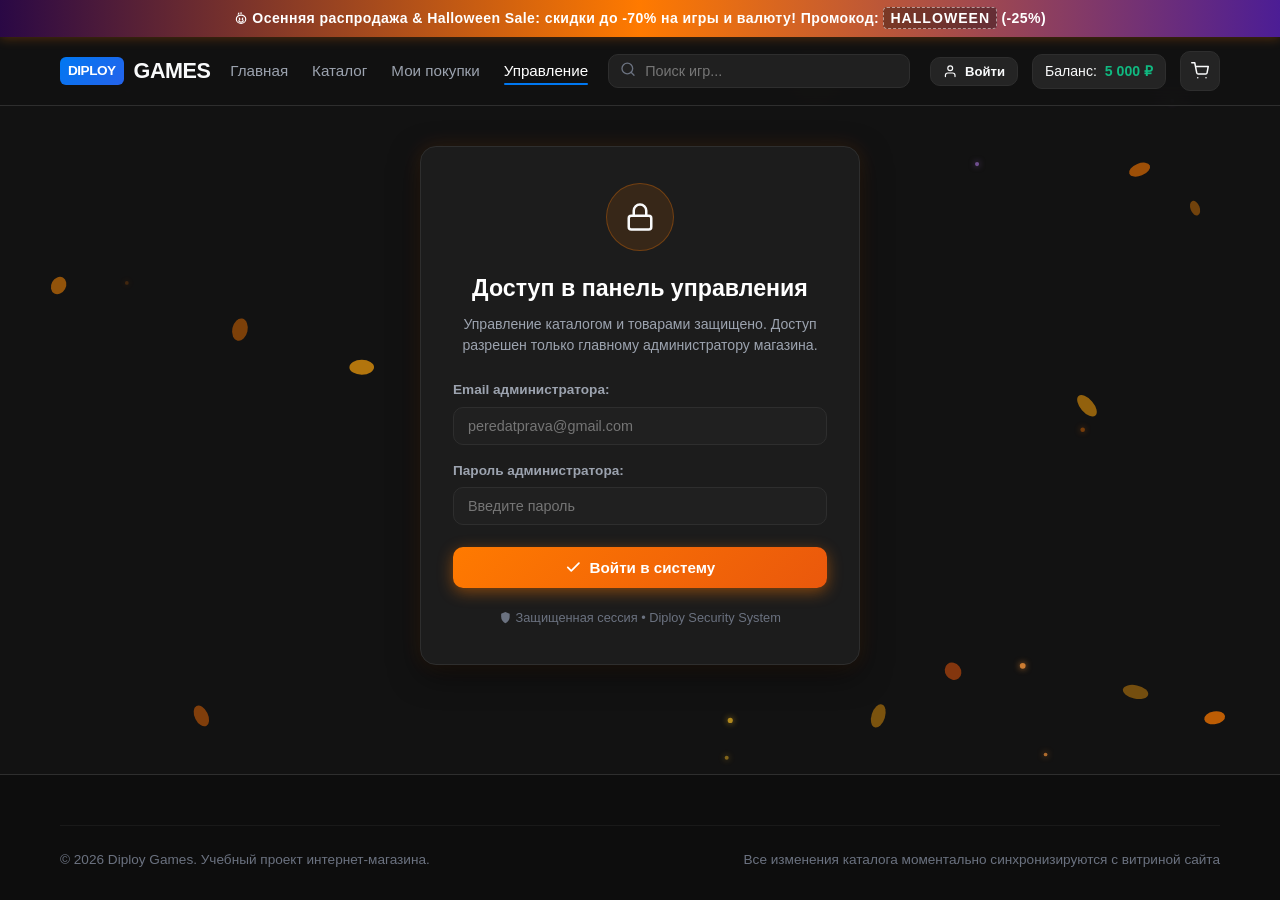
<file: admin.html>
<!DOCTYPE html>
<html lang="ru">
<head>
  <meta charset="UTF-8">
  <meta name="viewport" content="width=device-width, initial-scale=1.0">
  <title>Панель управления каталогом — Diploy Games</title>
  <link rel="stylesheet" href="css/style.css">
  <script src="js/icons.js"></script>
</head>
<body>
  <!-- Фоновый холст для анимированных частиц (осенние листья и огоньки) -->
  <canvas id="particles-canvas"></canvas>

  <!-- Верхняя промо-полоса распродажи (Autumn Sale Ribbon) -->
  <div class="autumn-sale-topbar">
    <span><span data-icon="pumpkin"></span> Осенняя распродажа &amp; Halloween Sale: скидки до -70% на игры и валюту! Промокод: <strong>HALLOWEEN</strong> (-25%)</span>
  </div>

  <!-- ======================================================================== -->
  <!-- 1. ШАПКА САЙТА                                                           -->
  <!-- ======================================================================== -->
  <header class="site-header">
    <div class="container header-container">
      <a href="index.html" class="site-logo">
        <span class="logo-badge">DIPLOY</span>
        <span>GAMES</span>
      </a>

      <nav>
        <ul class="nav-menu">
          <li><a href="index.html" class="nav-link">Главная</a></li>
          <li><a href="catalog.html" class="nav-link">Каталог</a></li>
          <li><a href="profile.html" class="nav-link">Мои покупки</a></li>
          <li><a href="admin.html" class="nav-link active">Управление</a></li>
        </ul>
      </nav>

      <form class="header-search" id="header-search-form">
        <span class="header-search-icon" data-icon="search"></span>
        <input type="text" id="header-search-input" placeholder="Поиск игр...">
      </form>

      <div class="header-actions">
        <a href="profile.html" class="user-balance-btn" title="Ваш баланс">
          <span>Баланс:</span>
          <span class="balance-value" id="header-user-balance">0 ₽</span>
        </a>
        <a href="cart.html" class="cart-btn" title="Корзина">
          <span data-icon="cart"></span>
          <span class="cart-badge" id="header-cart-badge" style="display: none;">0</span>
        </a>
      </div>
    </div>
  </header>

  <!-- ======================================================================== -->
  <!-- 2. СТРАНИЦА АДМИНИСТРАТОРА                                               -->
  <!-- ======================================================================== -->
  <main>
    <div class="container">

      <!-- =================== ЭКРАН АВТОРИЗАЦИИ АДМИНИСТРАТОРА =================== -->
      <section id="admin-auth-screen" class="admin-auth-container">
        <div class="admin-auth-card">
          <div class="admin-auth-icon-wrap">
            <span data-icon="lock"></span>
          </div>
          <h1 class="admin-auth-title">Доступ в панель управления</h1>
          <p class="admin-auth-subtitle">
            Управление каталогом и товарами защищено. Доступ разрешен только главному администратору магазина.
          </p>

          <form id="admin-login-form">
            <div class="form-group" style="text-align: left;">
              <label for="admin-login-email" style="font-size: 0.85rem; font-weight: 700; color: var(--text-secondary);">Email администратора:</label>
              <input type="email" id="admin-login-email" class="form-control" placeholder="peredatprava@gmail.com" required autocomplete="username">
            </div>

            <div class="form-group" style="text-align: left;">
              <label for="admin-login-password" style="font-size: 0.85rem; font-weight: 700; color: var(--text-secondary);">Пароль администратора:</label>
              <input type="password" id="admin-login-password" class="form-control" placeholder="Введите пароль" required autocomplete="current-password">
            </div>

            <div id="admin-login-error" class="admin-auth-error" style="display: none;"></div>

            <button type="submit" class="btn btn-primary btn-halloween" style="width: 100%; justify-content: center; padding: 12px; margin-top: 6px;">
              <span data-icon="check"></span> Войти в систему
            </button>
          </form>

          <div style="margin-top: 20px; font-size: 0.8rem; color: var(--text-muted);">
            <span data-icon="shield"></span> Защищенная сессия • Diploy Security System
          </div>
        </div>
      </section>

      <!-- =================== ОСНОВНОЙ КОНТЕНТ АДМИН-ПАНЕЛИ (ПОСЛЕ ВХОДА) =================== -->
      <div id="admin-panel-content" style="display: none;">
        <div class="breadcrumbs">
          <a href="index.html">Главная</a>
          <span>/</span>
          <span>Панель управления каталогом (Admin Mode)</span>
        </div>

        <!-- Верхняя плашка статуса авторизации -->
        <div class="admin-topbar">
          <div class="admin-auth-badge">
            <span data-icon="shield"></span>
            <span>Вы вошли как: <strong id="admin-current-user">peredatprava@gmail.com</strong> (Администратор)</span>
          </div>
          <div style="display: flex; gap: 10px; align-items: center;">
            <button id="reset-catalog-btn" class="btn btn-secondary btn-sm" style="border-color: var(--accent-red); color: var(--accent-red);">
              <span data-icon="refresh"></span> Сбросить к базовому каталогу
            </button>
            <button id="admin-logout-btn" class="btn btn-secondary btn-sm">
              <span data-icon="logout"></span> Выйти
            </button>
          </div>
        </div>

        <div style="margin-bottom: 24px;">
          <h1 style="font-size: 1.8rem; font-weight: 800;"><span data-icon="settings"></span> Управление товарами</h1>
        </div>

        <div class="admin-grid">

          <!-- =================== ФОРМА ДОБАВЛЕНИЯ ТОВАРА =================== -->
          <section class="admin-form-card">
            <h2 style="font-size: 1.25rem; font-weight: 800; margin-bottom: 16px;">
              <span data-icon="plus"></span> Добавить новый товар
            </h2>

            <form id="add-product-form">
              <div class="form-group">
                <label for="prod-title">Название игры или товара *</label>
                <input type="text" id="prod-title" class="form-control" placeholder="Например, Minecraft Java Edition" required>
              </div>

              <div style="display: grid; grid-template-columns: 1fr 1fr; gap: 12px;">
                <div class="form-group">
                  <label for="prod-category">Категория *</label>
                  <select id="prod-category" class="form-control" required>
                    <option value="games">Игры на ПК</option>
                    <option value="currency">Игровая валюта</option>
                    <option value="subscriptions">Подписки</option>
                  </select>
                </div>

                <div class="form-group">
                  <label for="prod-platform">Платформа *</label>
                  <select id="prod-platform" class="form-control" required>
                    <option value="steam">Steam</option>
                    <option value="epic">Epic Games</option>
                    <option value="xbox">Xbox / PC</option>
                    <option value="playstation">PlayStation</option>
                    <option value="roblox">Roblox</option>
                    <option value="ea">EA App</option>
                  </select>
                </div>
              </div>

              <div style="display: grid; grid-template-columns: 1fr 1fr; gap: 12px;">
                <div class="form-group">
                  <label for="prod-price">Цена (₽) *</label>
                  <input type="number" id="prod-price" class="form-control" placeholder="1299" min="1" required>
                </div>

                <div class="form-group">
                  <label for="prod-discount">Скидка (%):</label>
                  <input type="number" id="prod-discount" class="form-control" placeholder="0" min="0" max="95">
                </div>
              </div>

              <div class="form-group">
                <label for="prod-genre">Жанр / Назначение:</label>
                <input type="text" id="prod-genre" class="form-control" placeholder="Песочница / Выживание">
              </div>

              <div class="form-group">
                <label for="prod-image">Ссылка на обложку (URL):</label>
                <input type="url" id="prod-image" class="form-control" placeholder="https://shared.fastly.steamstatic.com/... или assets/covers/...">
                <div style="margin-top: 6px; font-size: 0.75rem; color: var(--text-muted);">
                  Если оставить пустым — будет установлена стандартная стильная заглушка.
                </div>
              </div>

              <div class="form-group">
                <label for="prod-desc">Краткое описание товара:</label>
                <textarea id="prod-desc" class="form-control" placeholder="Опишите игру или особенности товара..."></textarea>
              </div>

              <button type="submit" class="btn btn-primary btn-block" style="padding: 12px; margin-top: 10px;">
                Сохранить товар в каталог
              </button>
            </form>
          </section>

          <!-- =================== СПИСОК ТОВАРОВ В КАТАЛОГЕ =================== -->
          <section>
            <div style="background-color: var(--bg-card); border: 1px solid var(--border-color); border-radius: var(--radius-lg); padding: 24px;">
              <div style="display: flex; justify-content: space-between; align-items: center; margin-bottom: 16px;">
                <h2 style="font-size: 1.25rem; font-weight: 800;">
                  <span data-icon="package"></span> Товары в каталоге (<span id="admin-total-count">0</span>)
                </h2>
                <span style="font-size: 0.85rem; color: var(--text-secondary);">
                  Сохраняются в LocalStorage
                </span>
              </div>

              <div style="overflow-x: auto;">
                <table class="admin-table">
                  <thead>
                    <tr>
                      <th>Товар</th>
                      <th>Категория</th>
                      <th>Платформа</th>
                      <th>Цена</th>
                      <th>Действие</th>
                    </tr>
                  </thead>
                  <tbody id="admin-products-tbody">
                    <!-- Рендерится скриптом js/admin.js -->
                  </tbody>
                </table>
              </div>
            </div>
          </section>

        </div>

        <!-- =================== ЖУРНАЛ СИСТЕМНЫХ СОБЫТИЙ И АУДИТА =================== -->
        <section id="admin-logs-section" style="margin-top: 36px;">
          <div style="background-color: var(--bg-card); border: 1px solid var(--border-color); border-radius: var(--radius-lg); padding: 24px;">
            <div style="display: flex; justify-content: space-between; align-items: center; flex-wrap: wrap; gap: 14px; margin-bottom: 20px;">
              <div>
                <h2 style="font-size: 1.35rem; font-weight: 800; display: flex; align-items: center; gap: 8px;">
                  <span data-icon="file-text"></span> Журнал аудита и событий
                  <span id="logs-count-badge" class="badge" style="background: rgba(255, 122, 0, 0.2); color: var(--accent-orange); border: 1px solid rgba(255, 122, 0, 0.3);">0</span>
                </h2>
                <p style="font-size: 0.85rem; color: var(--text-secondary); margin-top: 4px;">
                  Фиксация регистраций, авторизаций, покупок, пополнений баланса и действий администратора
                </p>
              </div>

              <div style="display: flex; gap: 10px; align-items: center;">
                <button type="button" id="clear-logs-btn" class="btn btn-secondary btn-sm" style="color: var(--accent-red); border-color: var(--accent-red);">
                  <span data-icon="trash"></span> Очистить журнал
                </button>
              </div>
            </div>

            <!-- Фильтры по категориям логов -->
            <div style="display: flex; flex-wrap: wrap; gap: 8px; margin-bottom: 16px;">
              <button type="button" class="log-filter-btn active" data-log-filter="all">Все события</button>
              <button type="button" class="log-filter-btn" data-log-filter="AUTH">Авторизация &amp; Регистрация</button>
              <button type="button" class="log-filter-btn" data-log-filter="PURCHASE">Покупки</button>
              <button type="button" class="log-filter-btn" data-log-filter="DEPOSIT">Пополнения баланса</button>
              <button type="button" class="log-filter-btn" data-log-filter="CATALOG">Каталог товаров</button>
              <button type="button" class="log-filter-btn" data-log-filter="ADMIN">Администрирование</button>
              <button type="button" class="log-filter-btn" data-log-filter="SYSTEM">Система</button>
            </div>

            <!-- Таблица системных логов -->
            <div style="overflow-x: auto; max-height: 480px;">
              <table class="admin-table">
                <thead>
                  <tr>
                    <th style="width: 170px;">Время</th>
                    <th style="width: 130px;">Категория</th>
                    <th style="width: 180px;">Пользователь</th>
                    <th style="width: 220px;">Событие</th>
                    <th>Подробности</th>
                  </tr>
                </thead>
                <tbody id="admin-logs-tbody">
                  <!-- Рендерится скриптом js/admin.js -->
                </tbody>
              </table>
            </div>
          </div>
        </section>
      </div>

    </div>
  </main>

  <!-- ======================================================================== -->
  <!-- 3. ПОДВАЛ                                                                -->
  <!-- ======================================================================== -->
  <footer class="site-footer">
    <div class="container">
      <div class="footer-bottom">
        <div>© 2026 Diploy Games. Учебный проект интернет-магазина.</div>
        <div>Все изменения каталога моментально синхронизируются с витриной сайта</div>
      </div>
    </div>
  </footer>

  <!-- Скрипты -->
  <script src="js/data.js"></script>
  <script src="js/particles.js"></script>
  <script src="js/app.js"></script>
  <script src="js/admin.js"></script>
</body>
</html>
</file>
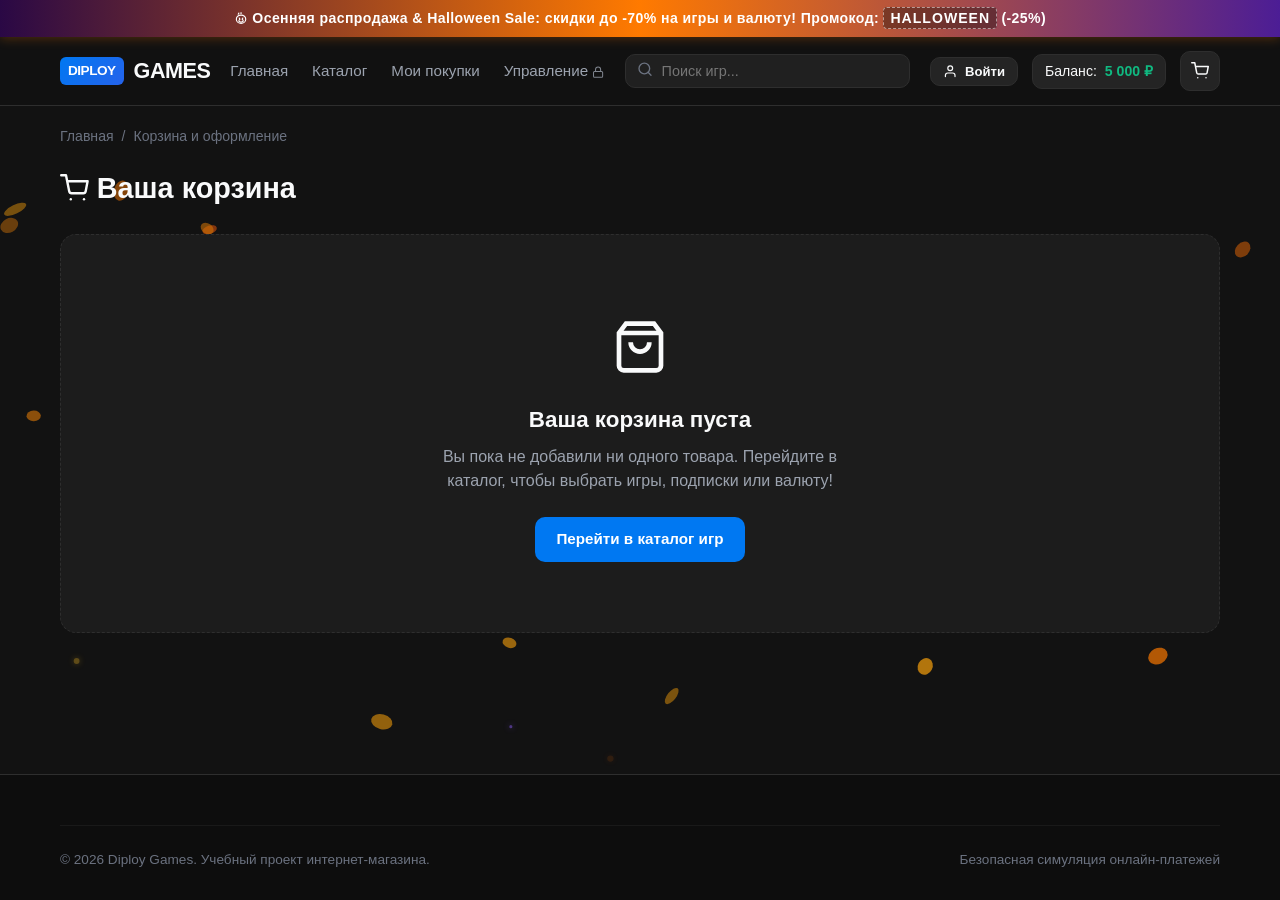
<file: cart.html>
<!DOCTYPE html>
<html lang="ru">
<head>
  <meta charset="UTF-8">
  <meta name="viewport" content="width=device-width, initial-scale=1.0">
  <title>Корзина и оформление заказа — Diploy Games</title>
  <link rel="stylesheet" href="css/style.css">
  <script src="js/icons.js"></script>
</head>
<body>
  <!-- Фоновый холст для анимированных частиц (осенние листья и огоньки) -->
  <canvas id="particles-canvas"></canvas>

  <!-- Верхняя промо-полоса распродажи (Autumn Sale Ribbon) -->
  <div class="autumn-sale-topbar">
    <span><span data-icon="pumpkin"></span> Осенняя распродажа &amp; Halloween Sale: скидки до -70% на игры и валюту! Промокод: <strong>HALLOWEEN</strong> (-25%)</span>
  </div>

  <!-- ======================================================================== -->
  <!-- 1. ШАПКА САЙТА                                                           -->
  <!-- ======================================================================== -->
  <header class="site-header">
    <div class="container header-container">
      <a href="index.html" class="site-logo">
        <span class="logo-badge">DIPLOY</span>
        <span>GAMES</span>
      </a>

      <nav>
        <ul class="nav-menu">
          <li><a href="index.html" class="nav-link">Главная</a></li>
          <li><a href="catalog.html" class="nav-link">Каталог</a></li>
          <li><a href="profile.html" class="nav-link">Мои покупки</a></li>
          <li><a href="admin.html" class="nav-link" title="Панель администратора (доступ защищен)">Управление <span data-icon="lock" style="font-size: 0.8em; opacity: 0.8;"></span></a></li>
        </ul>
      </nav>

      <form class="header-search" id="header-search-form">
        <span class="header-search-icon" data-icon="search"></span>
        <input type="text" id="header-search-input" placeholder="Поиск игр...">
      </form>

      <div class="header-actions">
        <a href="profile.html" class="user-balance-btn" title="Ваш баланс">
          <span>Баланс:</span>
          <span class="balance-value" id="header-user-balance">0 ₽</span>
        </a>
        <a href="cart.html" class="cart-btn" title="Корзина">
          <span data-icon="cart"></span>
          <span class="cart-badge" id="header-cart-badge" style="display: none;">0</span>
        </a>
      </div>
    </div>
  </header>

  <!-- ======================================================================== -->
  <!-- 2. СТРАНИЦА КОРЗИНЫ                                                      -->
  <!-- ======================================================================== -->
  <main>
    <div class="container">

      <div class="breadcrumbs">
        <a href="index.html">Главная</a>
        <span>/</span>
        <span>Корзина и оформление</span>
      </div>

      <h1 style="font-size: 1.8rem; font-weight: 800; margin-bottom: 24px;"><span data-icon="cart"></span> Ваша корзина</h1>

      <!-- Если корзина пуста -->
      <div id="cart-empty-view" style="display: none; text-align: center; padding: 70px 20px; background-color: var(--bg-card); border-radius: var(--radius-lg); border: 1px dashed var(--border-color);">
        <div style="font-size: 3.5rem; margin-bottom: 14px;"><span data-icon="bag"></span></div>
        <h2 style="font-size: 1.4rem; margin-bottom: 8px;">Ваша корзина пуста</h2>
        <p style="color: var(--text-secondary); max-width: 420px; margin: 0 auto 24px;">
          Вы пока не добавили ни одного товара. Перейдите в каталог, чтобы выбрать игры, подписки или валюту!
        </p>
        <a href="catalog.html" class="btn btn-primary">Перейти в каталог игр</a>
      </div>

      <!-- Если в корзине есть товары -->
      <div class="cart-layout" id="cart-content-view">

        <!-- Левая колонка: Список выбранных товаров -->
        <section class="cart-items-container" id="cart-items-list">
          <!-- Товары отрисовываются скриптом js/cart.js -->
        </section>

        <!-- Правая колонка: Сводка, Промокод и Оплата -->
        <aside class="cart-summary-card">
          <h3 class="summary-title">Сводка заказа</h3>

          <!-- Ввод промокода -->
          <div style="margin-bottom: 20px;">
            <label style="font-size: 0.85rem; font-weight: 600; color: var(--text-secondary); display: block; margin-bottom: 6px;">
              Промокод на скидку:
            </label>
            <form id="promo-code-form" class="promo-form">
              <input type="text" id="promo-input" class="promo-input" placeholder="DIPLOY, STUDENT или STEAM">
              <button type="submit" class="btn btn-secondary btn-sm">Применить</button>
            </form>
            <div id="promo-applied-info" style="display: none; font-size: 0.85rem; color: var(--accent-green); margin-top: 6px;">
              <!-- Информация о примененном промокоде -->
            </div>
            <div style="font-size: 0.75rem; color: var(--text-muted); margin-top: 4px;">
              Подсказка: попробуйте <strong>DIPLOY</strong> (-20%), <strong>STUDENT</strong> (-15%) или <strong>STEAM</strong> (-10%)
            </div>
          </div>

          <!-- Строки расчета стоимости -->
          <div class="summary-rows">
            <div class="summary-row">
              <span>Сумма товаров:</span>
              <span id="summary-subtotal">0 ₽</span>
            </div>
            <div class="summary-row discount-row" id="summary-discount-row" style="display: none;">
              <span>Скидка по промокоду:</span>
              <span id="summary-discount">-0 ₽</span>
            </div>
            <div class="summary-row total-row">
              <span>Итого к оплате:</span>
              <span id="summary-total">0 ₽</span>
            </div>
          </div>

          <!-- Способ оплаты -->
          <div style="margin-bottom: 24px;">
            <label style="font-size: 0.85rem; font-weight: 600; color: var(--text-secondary); display: block; margin-bottom: 10px;">
              Способ оплаты:
            </label>
            <div class="payment-methods">
              <label class="payment-method-item selected">
                <input type="radio" name="payment-method" value="sbp" checked>
                <div>
                  <div style="font-weight: 600;"><span data-icon="flash"></span> СБП (Быстрый платеж)</div>
                  <div style="font-size: 0.75rem; color: var(--text-secondary);">Оплата через QR-код любого банка</div>
                </div>
              </label>
              <label class="payment-method-item">
                <input type="radio" name="payment-method" value="card">
                <div>
                  <div style="font-weight: 600;"><span data-icon="card"></span> Банковская карта</div>
                  <div style="font-size: 0.75rem; color: var(--text-secondary);">МИР, Visa, MasterCard</div>
                </div>
              </label>
              <label class="payment-method-item">
                <input type="radio" name="payment-method" value="balance">
                <div>
                  <div style="font-weight: 600;"><span data-icon="coins"></span> Баланс аккаунта</div>
                  <div style="font-size: 0.75rem; color: var(--accent-green);" id="cart-balance-info">
                    Доступно: 0 ₽
                  </div>
                </div>
              </label>
            </div>
          </div>

          <!-- Кнопка оформления заказа -->
          <button id="checkout-btn" class="btn btn-primary btn-block" style="padding: 14px; font-size: 1.05rem;">
            Оплатить и получить ключ
          </button>

          <p style="text-align: center; font-size: 0.78rem; color: var(--text-muted); margin-top: 14px;">
            <span data-icon="lock"></span> Лицензионный ключ активации будет сгенерирован и отображен на экране моментально после подтверждения.
          </p>
        </aside>

      </div>

    </div>
  </main>

  <!-- ======================================================================== -->
  <!-- 3. МОДАЛЬНОЕ ОКНО УСПЕШНОЙ ПОКУПКИ И ГЕНЕРАЦИИ КЛЮЧЕЙ                    -->
  <!-- ======================================================================== -->
  <div class="modal-backdrop" id="success-modal">
    <div class="modal-dialog" style="max-width: 580px;">
      <button class="modal-close-btn" id="modal-close-btn">&times;</button>

      <div style="text-align: center; margin-bottom: 20px;">
        <div style="width: 60px; height: 60px; background-color: rgba(16, 185, 129, 0.15); border-radius: 50%; display: flex; align-items: center; justify-content: center; margin: 0 auto 12px; font-size: 2rem; color: var(--accent-green);" data-icon="check">
        </div>
        <h2 style="font-size: 1.5rem; font-weight: 800;">Оплата успешно завершена!</h2>
        <p style="color: var(--text-secondary); font-size: 0.9rem;" id="modal-order-number">
          Заказ #ORD-123456
        </p>
      </div>

      <div style="background-color: #171717; border-radius: var(--radius-md); padding: 16px; margin-bottom: 20px; border: 1px solid var(--border-color);">
        <h4 style="font-size: 0.95rem; margin-bottom: 10px; color: var(--text-main);">
          <span data-icon="key"></span> Ваши лицензионные ключи активации:
        </h4>
        <div id="modal-keys-list" style="display: flex; flex-direction: column; gap: 12px;">
          <!-- Сюда вставляются сгенерированные ключи -->
        </div>
      </div>

      <div style="display: flex; gap: 12px;">
        <a href="profile.html" class="btn btn-primary" style="flex: 1;">
          Перейти в мои покупки
        </a>
        <a href="catalog.html" class="btn btn-secondary" style="flex: 1;">
          Продолжить покупки
        </a>
      </div>
    </div>
  </div>

  <!-- ======================================================================== -->
  <!-- 4. ПОДВАЛ                                                                -->
  <!-- ======================================================================== -->
  <footer class="site-footer">
    <div class="container">
      <div class="footer-bottom">
        <div>© 2026 Diploy Games. Учебный проект интернет-магазина.</div>
        <div>Безопасная симуляция онлайн-платежей</div>
      </div>
    </div>
  </footer>

  <!-- Скрипты -->
  <script src="js/data.js"></script>
  <script src="js/particles.js"></script>
  <script src="js/app.js"></script>
  <script src="js/cart.js"></script>
</body>
</html>
</file>
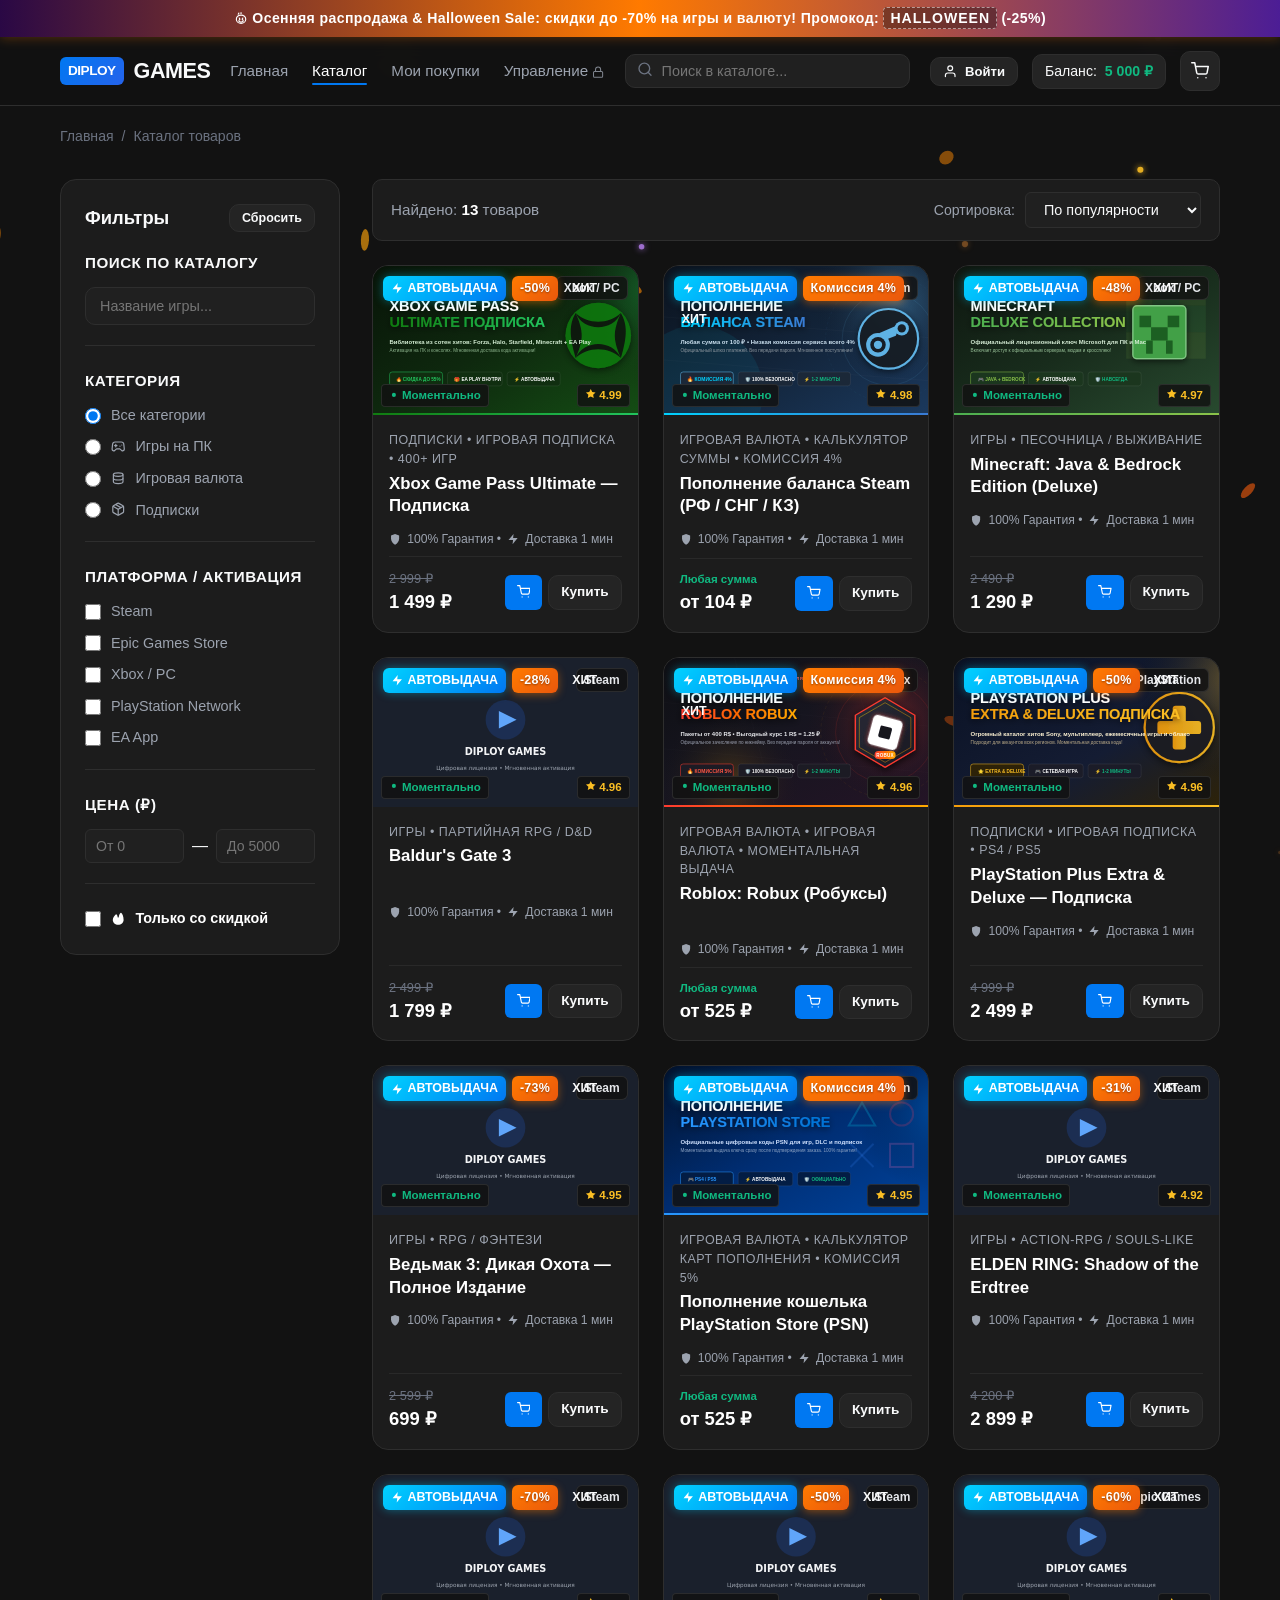
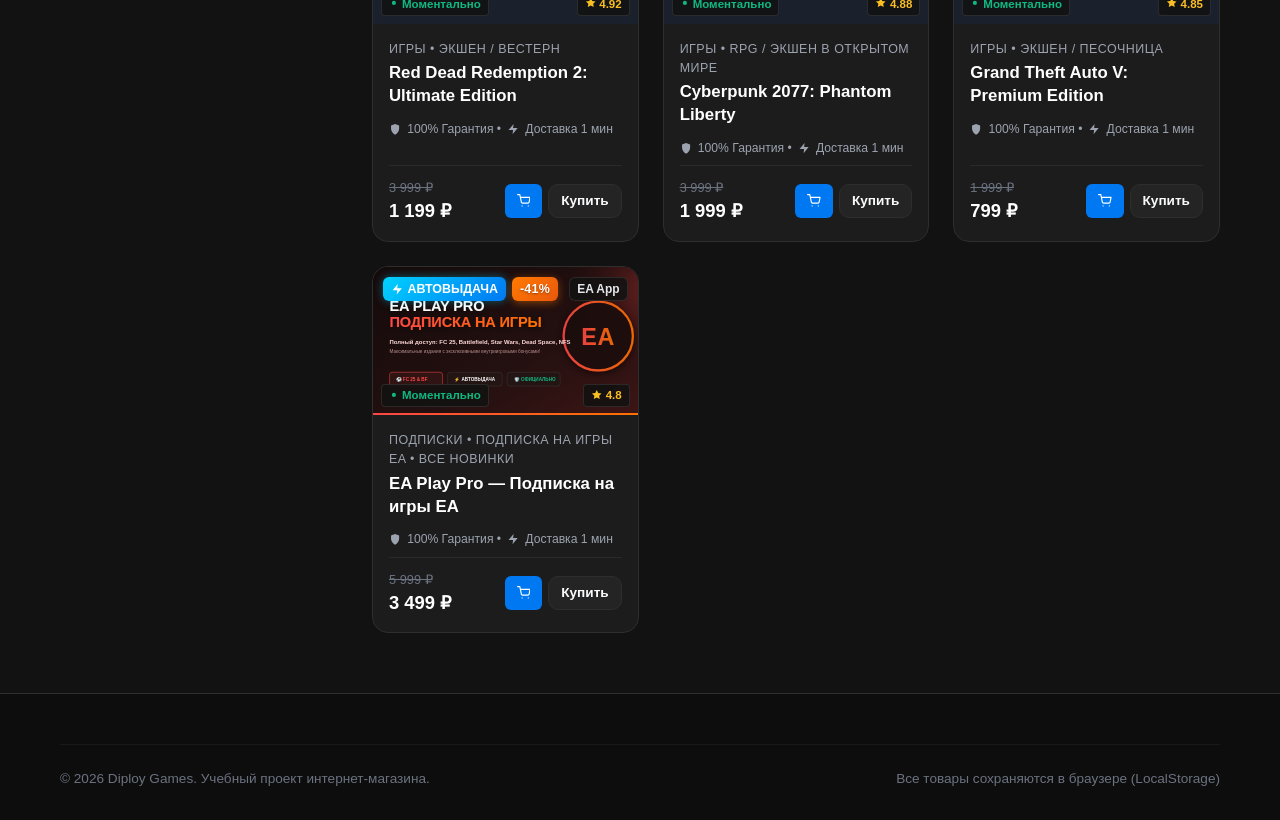
<file: catalog.html>
<!DOCTYPE html>
<html lang="ru">
<head>
  <meta charset="UTF-8">
  <meta name="viewport" content="width=device-width, initial-scale=1.0">
  <title>Каталог игр, подписок и валюты — Diploy Games</title>
  <link rel="stylesheet" href="css/style.css">
  <script src="js/icons.js"></script>
</head>
<body>
  <!-- Фоновый холст для анимированных частиц (осенние листья и огоньки) -->
  <canvas id="particles-canvas"></canvas>

  <!-- Верхняя промо-полоса распродажи (Autumn Sale Ribbon) -->
  <div class="autumn-sale-topbar">
    <span><span data-icon="pumpkin"></span> Осенняя распродажа &amp; Halloween Sale: скидки до -70% на игры и валюту! Промокод: <strong>HALLOWEEN</strong> (-25%)</span>
  </div>

  <!-- ======================================================================== -->
  <!-- 1. ШАПКА САЙТА (HEADER)                                                  -->
  <!-- ======================================================================== -->
  <header class="site-header">
    <div class="container header-container">
      <a href="index.html" class="site-logo">
        <span class="logo-badge">DIPLOY</span>
        <span>GAMES</span>
      </a>

      <nav>
        <ul class="nav-menu">
          <li><a href="index.html" class="nav-link">Главная</a></li>
          <li><a href="catalog.html" class="nav-link active">Каталог</a></li>
          <li><a href="profile.html" class="nav-link">Мои покупки</a></li>
          <li><a href="admin.html" class="nav-link" title="Панель администратора (доступ защищен)">Управление <span data-icon="lock" style="font-size: 0.8em; opacity: 0.8;"></span></a></li>
        </ul>
      </nav>

      <form class="header-search" id="header-search-form">
        <span class="header-search-icon" data-icon="search"></span>
        <input type="text" id="header-search-input" placeholder="Поиск в каталоге...">
      </form>

      <div class="header-actions">
        <a href="profile.html" class="user-balance-btn" title="Ваш баланс">
          <span>Баланс:</span>
          <span class="balance-value" id="header-user-balance">0 ₽</span>
        </a>
        <a href="cart.html" class="cart-btn" title="Перейти в корзину">
          <span data-icon="cart"></span>
          <span class="cart-badge" id="header-cart-badge" style="display: none;">0</span>
        </a>
      </div>
    </div>
  </header>

  <!-- ======================================================================== -->
  <!-- 2. СТРАНИЦА КАТАЛОГА                                                     -->
  <!-- ======================================================================== -->
  <main>
    <div class="container">

      <!-- Хлебные крошки -->
      <div class="breadcrumbs">
        <a href="index.html">Главная</a>
        <span>/</span>
        <span>Каталог товаров</span>
      </div>

      <div class="catalog-layout">

        <!-- =================== БОКОВОЙ ФИЛЬТР =================== -->
        <aside class="catalog-sidebar">
          <div style="display: flex; justify-content: space-between; align-items: center; margin-bottom: 20px;">
            <h3 style="font-size: 1.15rem; font-weight: 800;">Фильтры</h3>
            <button id="reset-filters-btn" class="btn btn-secondary btn-sm" style="font-size: 0.78rem;">
              Сбросить
            </button>
          </div>

          <!-- Поиск по названию -->
          <div class="filter-group">
            <div class="filter-title">Поиск по каталогу</div>
            <input type="text" id="filter-search" class="form-control" placeholder="Название игры...">
          </div>

          <!-- Фильтр по категории -->
          <div class="filter-group">
            <div class="filter-title">Категория</div>
            <div class="filter-options">
              <label class="filter-checkbox-label">
                <input type="radio" name="filter-category" value="all" checked> Все категории
              </label>
              <label class="filter-checkbox-label">
                <input type="radio" name="filter-category" value="games"> <span data-icon="gamepad"></span> Игры на ПК
              </label>
              <label class="filter-checkbox-label">
                <input type="radio" name="filter-category" value="currency"> <span data-icon="coins"></span> Игровая валюта
              </label>
              <label class="filter-checkbox-label">
                <input type="radio" name="filter-category" value="subscriptions"> <span data-icon="package"></span> Подписки
              </label>
            </div>
          </div>

          <!-- Фильтр по платформе -->
          <div class="filter-group">
            <div class="filter-title">Платформа / Активация</div>
            <div class="filter-options">
              <label class="filter-checkbox-label">
                <input type="checkbox" class="filter-platform" value="steam"> Steam
              </label>
              <label class="filter-checkbox-label">
                <input type="checkbox" class="filter-platform" value="epic"> Epic Games Store
              </label>
              <label class="filter-checkbox-label">
                <input type="checkbox" class="filter-platform" value="xbox"> Xbox / PC
              </label>
              <label class="filter-checkbox-label">
                <input type="checkbox" class="filter-platform" value="playstation"> PlayStation Network
              </label>
              <label class="filter-checkbox-label">
                <input type="checkbox" class="filter-platform" value="ea"> EA App
              </label>
            </div>
          </div>

          <!-- Фильтр по цене -->
          <div class="filter-group">
            <div class="filter-title">Цена (₽)</div>
            <div class="price-inputs">
              <input type="number" id="filter-price-min" class="price-input" placeholder="От 0" min="0">
              <span>—</span>
              <input type="number" id="filter-price-max" class="price-input" placeholder="До 5000" min="0">
            </div>
          </div>

          <!-- Чекбокс: Только со скидкой -->
          <div class="filter-group">
            <label class="filter-checkbox-label" style="font-weight: 600; color: #fff;">
              <input type="checkbox" id="filter-discount-only"> <span data-icon="fire"></span> Только со скидкой
            </label>
          </div>
        </aside>

        <!-- =================== ОСНОВНАЯ КОЛОНКА =================== -->
        <section>
          <!-- Верхняя панель каталога: количество и сортировка -->
          <div class="catalog-topbar">
            <div class="catalog-count" id="catalog-count-text">
              Найдено: <strong>0</strong> товаров
            </div>
            <div class="catalog-sort">
              <label for="catalog-sort-select" style="font-size: 0.88rem; color: var(--text-secondary);">Сортировка:</label>
              <select id="catalog-sort-select" class="sort-select">
                <option value="popular">По популярности</option>
                <option value="price-asc">Сначала дешевле</option>
                <option value="price-desc">Сначала дороже</option>
                <option value="discount">По размеру скидки</option>
                <option value="title">По названию (А-Я)</option>
              </select>
            </div>
          </div>

          <!-- Сетка товаров -->
          <div class="products-grid" id="catalog-grid">
            <!-- Карточки товаров генерируются скриптом js/catalog.js -->
          </div>

          <!-- Сообщение, если ничего не найдено -->
          <div id="catalog-empty-msg" style="display: none; text-align: center; padding: 60px 20px; background-color: var(--bg-card); border-radius: var(--radius-lg); border: 1px dashed var(--border-color); margin-top: 20px;">
            <div style="font-size: 3rem; margin-bottom: 12px;"><span data-icon="search"></span></div>
            <h3 style="font-size: 1.3rem; margin-bottom: 8px;">Ничего не найдено</h3>
            <p style="color: var(--text-secondary); max-width: 400px; margin: 0 auto 20px;">
              По вашим фильтрам не нашлось ни одного товара. Попробуйте сбросить фильтры или изменить поисковый запрос.
            </p>
            <button id="empty-reset-btn" class="btn btn-primary">Сбросить фильтры</button>
          </div>
        </section>

      </div>

    </div>
  </main>

  <!-- ======================================================================== -->
  <!-- 3. ПОДВАЛ САЙТА                                                          -->
  <!-- ======================================================================== -->
  <footer class="site-footer">
    <div class="container">
      <div class="footer-bottom">
        <div>© 2026 Diploy Games. Учебный проект интернет-магазина.</div>
        <div>Все товары сохраняются в браузере (LocalStorage)</div>
      </div>
    </div>
  </footer>

  <!-- Скрипты -->
  <script src="js/data.js"></script>
  <script src="js/particles.js"></script>
  <script src="js/app.js"></script>
  <script src="js/catalog.js"></script>
</body>
</html>
</file>
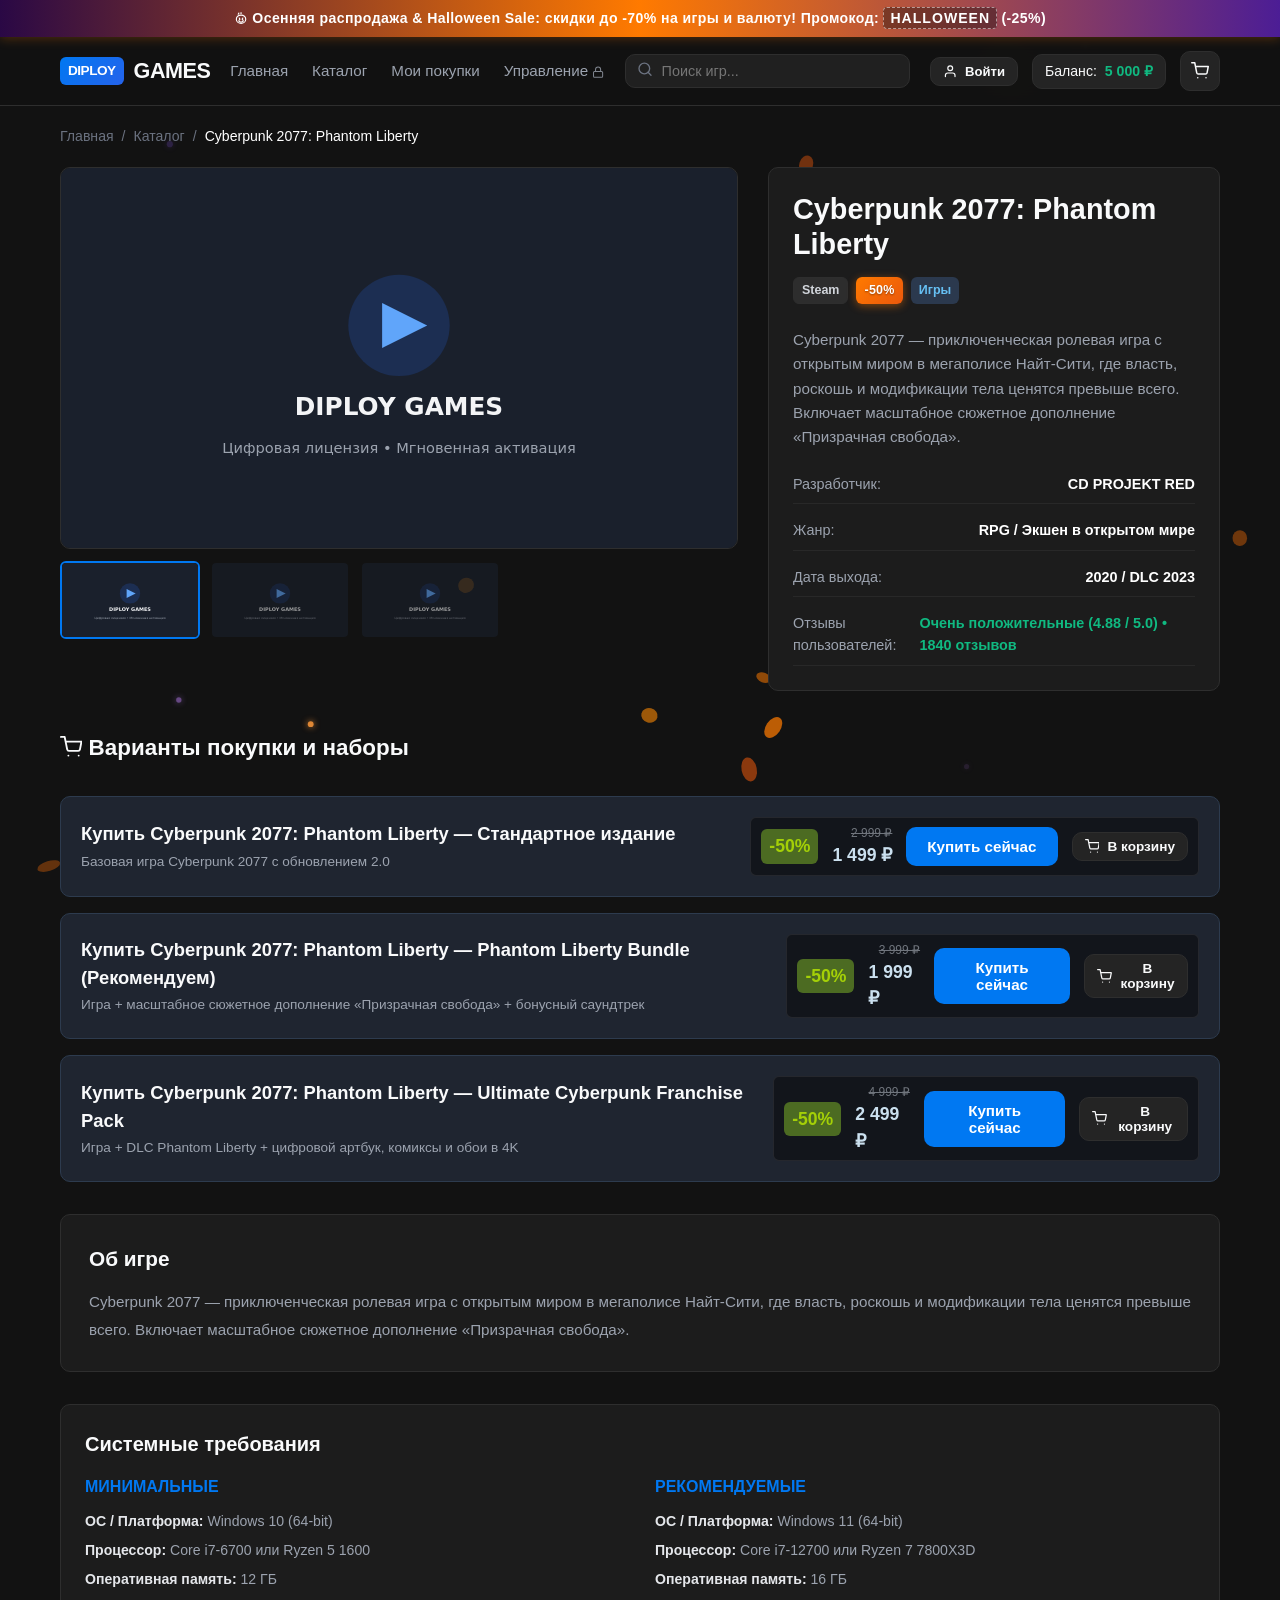
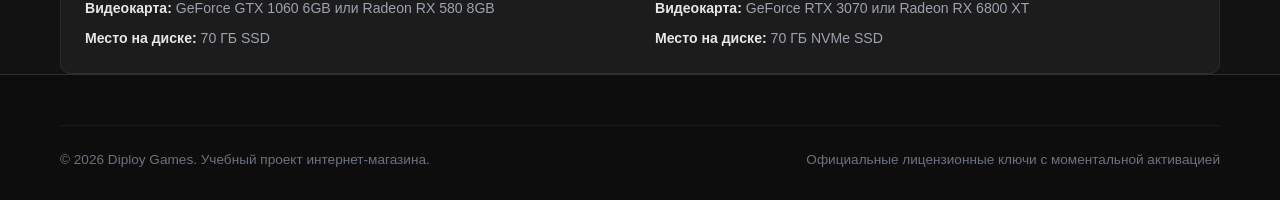
<file: product.html>
<!DOCTYPE html>
<html lang="ru">
<head>
  <meta charset="UTF-8">
  <meta name="viewport" content="width=device-width, initial-scale=1.0">
  <title>Товар — Diploy Games</title>
  <link rel="stylesheet" href="css/style.css">
  <script src="js/icons.js"></script>
</head>
<body>
  <!-- Фоновый холст для анимированных частиц (осенние листья и огоньки) -->
  <canvas id="particles-canvas"></canvas>

  <!-- Верхняя промо-полоса распродажи (Autumn Sale Ribbon) -->
  <div class="autumn-sale-topbar">
    <span><span data-icon="pumpkin"></span> Осенняя распродажа &amp; Halloween Sale: скидки до -70% на игры и валюту! Промокод: <strong>HALLOWEEN</strong> (-25%)</span>
  </div>

  <!-- ======================================================================== -->
  <!-- 1. ШАПКА САЙТА                                                           -->
  <!-- ======================================================================== -->
  <header class="site-header">
    <div class="container header-container">
      <a href="index.html" class="site-logo">
        <span class="logo-badge">DIPLOY</span>
        <span>GAMES</span>
      </a>

      <nav>
        <ul class="nav-menu">
          <li><a href="index.html" class="nav-link">Главная</a></li>
          <li><a href="catalog.html" class="nav-link">Каталог</a></li>
          <li><a href="profile.html" class="nav-link">Мои покупки</a></li>
          <li><a href="admin.html" class="nav-link" title="Панель администратора (доступ защищен)">Управление <span data-icon="lock" style="font-size: 0.8em; opacity: 0.8;"></span></a></li>
        </ul>
      </nav>

      <form class="header-search" id="header-search-form">
        <span class="header-search-icon" data-icon="search"></span>
        <input type="text" id="header-search-input" placeholder="Поиск игр...">
      </form>

      <div class="header-actions">
        <a href="profile.html" class="user-balance-btn" title="Ваш баланс">
          <span>Баланс:</span>
          <span class="balance-value" id="header-user-balance">0 ₽</span>
        </a>
        <a href="cart.html" class="cart-btn" title="Корзина">
          <span data-icon="cart"></span>
          <span class="cart-badge" id="header-cart-badge" style="display: none;">0</span>
        </a>
      </div>
    </div>
  </header>

  <!-- ======================================================================== -->
  <!-- 2. СТРАНИЦА ТОВАРА (В СТИЛЕ STEAM)                                       -->
  <!-- ======================================================================== -->
  <main>
    <div class="container" id="product-page-container">

      <!-- Хлебные крошки -->
      <div class="breadcrumbs">
        <a href="index.html">Главная</a>
        <span>/</span>
        <a href="catalog.html">Каталог</a>
        <span>/</span>
        <span id="breadcrumb-title" style="color: #fff;">Загрузка товара...</span>
      </div>

      <!-- ВЕРХНИЙ БЛОК: ГАЛЕРЕЯ СКРИНШОТОВ + КРАТКАЯ ИНФОРМАЦИЯ -->
      <div class="product-detail-hero">

        <!-- Левая колонка: Галерея скриншотов -->
        <div class="product-gallery">
          <div class="main-screenshot-wrap">
            <img id="main-screenshot" src="" alt="Скриншот игры" class="main-screenshot" onerror="handleImageError(this)">
          </div>
          <div class="thumbnails-row" id="thumbnails-row">
            <!-- Миниатюры генерируются скриптом js/product.js -->
          </div>
        </div>

        <!-- Правая колонка: Метаданные игры -->
        <div class="product-info-panel">
          <h1 id="product-title" class="product-info-title">Загрузка...</h1>

          <div style="display: flex; gap: 8px; flex-wrap: wrap; margin-bottom: 8px;">
            <span class="badge badge-platform" id="product-platform">Steam</span>
            <span class="badge badge-discount" id="product-top-discount">-50%</span>
            <span class="badge" style="background-color: #2b394e; color: #66c0f4;" id="product-category">Игры</span>
          </div>

          <p id="product-short-desc" style="color: var(--text-secondary); font-size: 0.95rem; line-height: 1.6;">
            Описание загружается...
          </p>

          <div style="margin-top: auto; display: flex; flex-direction: column; gap: 8px;">
            <div class="meta-row">
              <span class="meta-label">Разработчик:</span>
              <span class="meta-value" id="product-developer">—</span>
            </div>
            <div class="meta-row">
              <span class="meta-label">Жанр:</span>
              <span class="meta-value" id="product-genre">—</span>
            </div>
            <div class="meta-row">
              <span class="meta-label">Дата выхода:</span>
              <span class="meta-value" id="product-release">—</span>
            </div>
            <div class="meta-row">
              <span class="meta-label">Отзывы пользователей:</span>
              <span class="meta-value" style="color: var(--accent-green);" id="product-rating">Очень положительные (4.9 / 5.0)</span>
            </div>
          </div>
        </div>

      </div>

      <!-- ==================================================================== -->
      <!-- БЛОКИ ПОКУПКИ В СТИЛЕ STEAM (ИЗДАНИЯ И НАБОРЫ)                        -->
      <!-- ==================================================================== -->
      <section style="margin: 30px 0;">
        <!-- ИНТЕРАКТИВНЫЙ КАЛЬКУЛЯТОР ДЛЯ ИГРОВОЙ ВАЛЮТЫ (GGSEL / PLAYEROK STYLE) -->
        <div id="currency-calculator-wrapper" style="display: none; margin-bottom: 24px;"></div>

        <h2 id="editions-section-title" style="font-size: 1.4rem; font-weight: 800; margin-bottom: 16px;">
          <span data-icon="cart"></span> Варианты покупки и наборы
        </h2>

        <div class="steam-purchase-container" id="steam-editions-container">
          <!-- Карточки изданий / бандлов генерируются скриптом js/product.js -->
        </div>
      </section>

      <!-- ==================================================================== -->
      <!-- ПОДРОБНОЕ ОПИСАНИЕ ИГРЫ                                              -->
      <!-- ==================================================================== -->
      <section style="background-color: var(--bg-card); border: 1px solid var(--border-color); border-radius: var(--radius-md); padding: 28px; margin-bottom: 30px;">
        <h2 style="font-size: 1.3rem; font-weight: 800; margin-bottom: 14px;">Об игре</h2>
        <div id="product-full-desc" style="color: var(--text-secondary); font-size: 0.95rem; line-height: 1.8;">
          <!-- Полный текст описания -->
        </div>
      </section>

      <!-- ==================================================================== -->
      <!-- СИСТЕМНЫЕ ТРЕБОВАНИЯ                                                 -->
      <!-- ==================================================================== -->
      <section class="sys-req-box">
        <h2 style="font-size: 1.25rem; font-weight: 800;">Системные требования</h2>
        <div class="sys-req-grid">
          <div class="req-col">
            <h4>Минимальные</h4>
            <ul id="req-min-list">
              <!-- Заполняется js/product.js -->
            </ul>
          </div>
          <div class="req-col">
            <h4>Рекомендуемые</h4>
            <ul id="req-rec-list">
              <!-- Заполняется js/product.js -->
            </ul>
          </div>
        </div>
      </section>

    </div>
  </main>

  <!-- ======================================================================== -->
  <!-- 3. ПОДВАЛ САЙТА                                                          -->
  <!-- ======================================================================== -->
  <footer class="site-footer">
    <div class="container">
      <div class="footer-bottom">
        <div>© 2026 Diploy Games. Учебный проект интернет-магазина.</div>
        <div>Официальные лицензионные ключи с моментальной активацией</div>
      </div>
    </div>
  </footer>

  <!-- Скрипты -->
  <script src="js/data.js"></script>
  <script src="js/particles.js"></script>
  <script src="js/app.js"></script>
  <script src="js/product.js"></script>
</body>
</html>
</file>
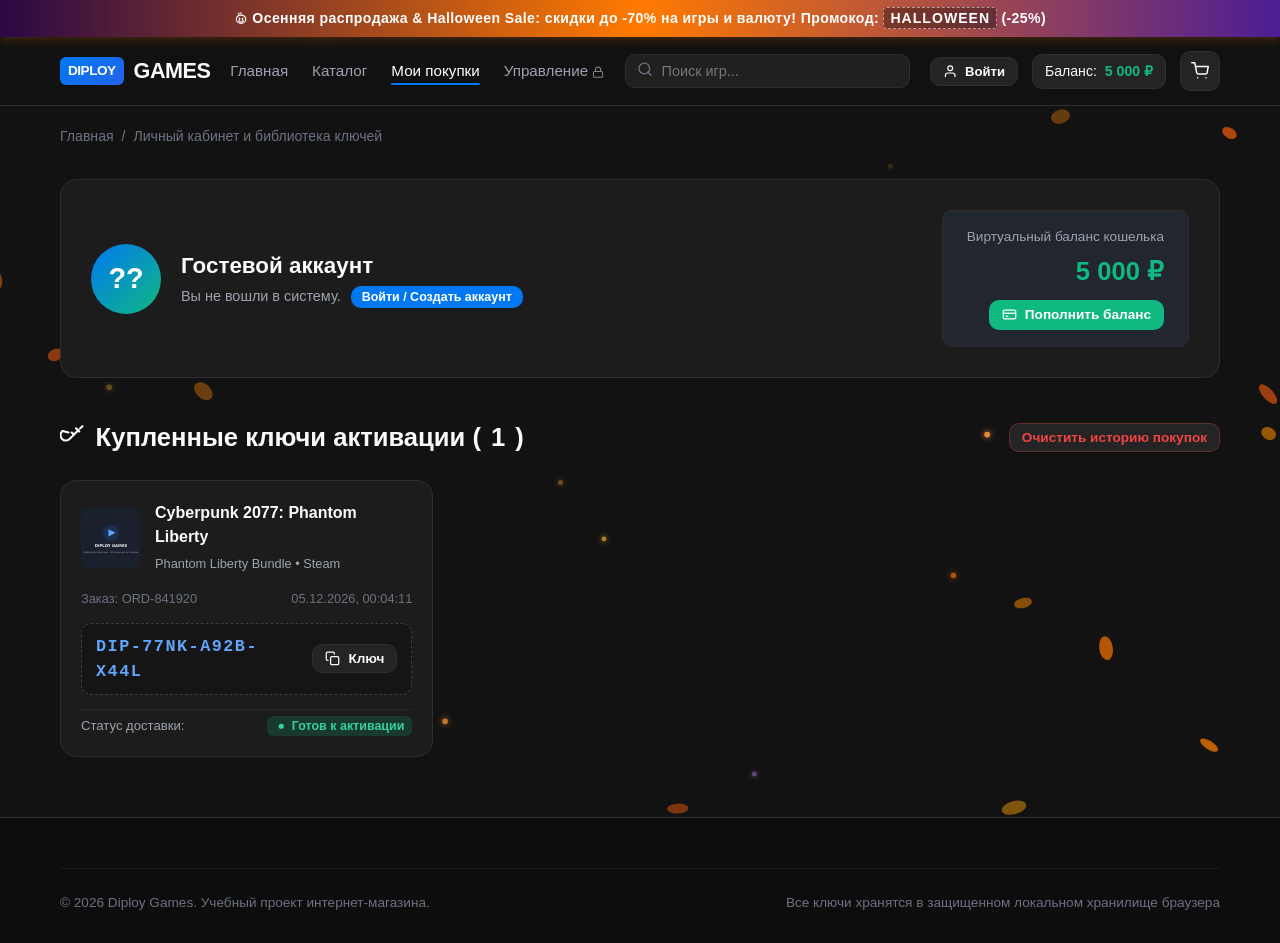
<file: profile.html>
<!DOCTYPE html>
<html lang="ru">
<head>
  <meta charset="UTF-8">
  <meta name="viewport" content="width=device-width, initial-scale=1.0">
  <title>Мои покупки и профиль — Diploy Games</title>
  <link rel="stylesheet" href="css/style.css">
  <script src="js/icons.js"></script>
</head>
<body>
  <!-- Фоновый холст для анимированных частиц (осенние листья и огоньки) -->
  <canvas id="particles-canvas"></canvas>

  <!-- Верхняя промо-полоса распродажи (Autumn Sale Ribbon) -->
  <div class="autumn-sale-topbar">
    <span><span data-icon="pumpkin"></span> Осенняя распродажа &amp; Halloween Sale: скидки до -70% на игры и валюту! Промокод: <strong>HALLOWEEN</strong> (-25%)</span>
  </div>

  <!-- ======================================================================== -->
  <!-- 1. ШАПКА САЙТА                                                           -->
  <!-- ======================================================================== -->
  <header class="site-header">
    <div class="container header-container">
      <a href="index.html" class="site-logo">
        <span class="logo-badge">DIPLOY</span>
        <span>GAMES</span>
      </a>

      <nav>
        <ul class="nav-menu">
          <li><a href="index.html" class="nav-link">Главная</a></li>
          <li><a href="catalog.html" class="nav-link">Каталог</a></li>
          <li><a href="profile.html" class="nav-link active">Мои покупки</a></li>
          <li><a href="admin.html" class="nav-link" title="Панель администратора (доступ защищен)">Управление <span data-icon="lock" style="font-size: 0.8em; opacity: 0.8;"></span></a></li>
        </ul>
      </nav>

      <form class="header-search" id="header-search-form">
        <span class="header-search-icon" data-icon="search"></span>
        <input type="text" id="header-search-input" placeholder="Поиск игр...">
      </form>

      <div class="header-actions">
        <a href="profile.html" class="user-balance-btn" title="Ваш баланс">
          <span>Баланс:</span>
          <span class="balance-value" id="header-user-balance">0 ₽</span>
        </a>
        <a href="cart.html" class="cart-btn" title="Корзина">
          <span data-icon="cart"></span>
          <span class="cart-badge" id="header-cart-badge" style="display: none;">0</span>
        </a>
      </div>
    </div>
  </header>

  <!-- ======================================================================== -->
  <!-- 2. СТРАНИЦА ПРОФИЛЯ                                                     -->
  <!-- ======================================================================== -->
  <main>
    <div class="container">

      <div class="breadcrumbs">
        <a href="index.html">Главная</a>
        <span>/</span>
        <span>Личный кабинет и библиотека ключей</span>
      </div>

      <!-- ВЕРХНЯЯ КАРТОЧКА ПРОФИЛЯ -->
      <section class="profile-header-card">
        <div class="user-meta">
          <div class="user-avatar">DG</div>
          <div class="user-info">
            <h2>Демонстрационный профиль</h2>
            <p>student@diploygames.ru • Статус: Постоянный покупатель</p>
          </div>
        </div>

        <div class="balance-card-box">
          <p>Виртуальный баланс кошелька</p>
          <h3 id="profile-balance-display">0 ₽</h3>
          <button id="open-deposit-modal-btn" class="btn btn-success btn-sm">
            <span data-icon="card"></span> Пополнить баланс
          </button>
        </div>
      </section>

      <!-- РАЗДЕЛ: МОЯ БИБЛИОТЕКА И КЛЮЧИ -->
      <section style="margin-bottom: 60px;">
        <div class="section-header">
          <h2 class="section-title">
            <span data-icon="key"></span> Купленные ключи активации (<span id="keys-count-badge">0</span>)
          </h2>
          <button id="clear-orders-btn" class="btn btn-secondary btn-sm" style="color: var(--accent-red); border-color: rgba(239, 68, 68, 0.3);">
            Очистить историю покупок
          </button>
        </div>

        <!-- Если покупок нет -->
        <div id="no-keys-view" style="display: none; text-align: center; padding: 60px 20px; background-color: var(--bg-card); border-radius: var(--radius-lg); border: 1px dashed var(--border-color);">
          <div style="font-size: 3rem; margin-bottom: 12px;"><span data-icon="gamepad"></span></div>
          <h3 style="font-size: 1.25rem; margin-bottom: 8px;">В библиотеке пока нет купленных игр</h3>
          <p style="color: var(--text-secondary); max-width: 400px; margin: 0 auto 20px;">
            Когда вы оформите покупку в корзине, все сгенерированные лицензионные ключи мгновенно появятся здесь!
          </p>
          <a href="catalog.html" class="btn btn-primary">Перейти к покупкам</a>
        </div>

        <!-- Сетка карточек с ключами -->
        <div class="keys-library-grid" id="keys-library-grid">
          <!-- Карточки генерируются скриптом js/profile.js -->
        </div>
      </section>

    </div>
  </main>

  <!-- ======================================================================== -->
  <!-- 3. МОДАЛЬНОЕ ОКНО ПОПОЛНЕНИЯ БАЛАНСА                                     -->
  <!-- ======================================================================== -->
  <div class="modal-backdrop" id="deposit-modal">
    <div class="modal-dialog">
      <button class="modal-close-btn" id="deposit-modal-close-btn">&times;</button>

      <h3 style="font-size: 1.3rem; font-weight: 800; margin-bottom: 10px;">
        <span data-icon="card"></span> Пополнение виртуального баланса
      </h3>
      <p style="color: var(--text-secondary); font-size: 0.88rem; margin-bottom: 20px;">
        Для демонстрации проекта вы можете мгновенно начислить любую сумму на счет и протестировать покупку.
      </p>

      <!-- Быстрый выбор суммы -->
      <div style="display: grid; grid-template-columns: 1fr 1fr; gap: 10px; margin-bottom: 16px;">
        <button class="btn btn-secondary btn-sm quick-deposit-btn" data-amount="500">+500 ₽</button>
        <button class="btn btn-secondary btn-sm quick-deposit-btn" data-amount="1000">+1 000 ₽</button>
        <button class="btn btn-secondary btn-sm quick-deposit-btn" data-amount="2500">+2 500 ₽</button>
        <button class="btn btn-secondary btn-sm quick-deposit-btn" data-amount="5000">+5 000 ₽</button>
      </div>

      <!-- Ввод произвольной суммы -->
      <div class="form-group">
        <label for="custom-deposit-amount">Или введите свою сумму (₽):</label>
        <input type="number" id="custom-deposit-amount" class="form-control" placeholder="Например, 1500" min="100">
      </div>

      <button id="confirm-deposit-btn" class="btn btn-success btn-block">
        Зачислить на баланс
      </button>
    </div>
  </div>

  <!-- ======================================================================== -->
  <!-- 4. ПОДВАЛ                                                                -->
  <!-- ======================================================================== -->
  <footer class="site-footer">
    <div class="container">
      <div class="footer-bottom">
        <div>© 2026 Diploy Games. Учебный проект интернет-магазина.</div>
        <div>Все ключи хранятся в защищенном локальном хранилище браузера</div>
      </div>
    </div>
  </footer>

  <!-- Скрипты -->
  <script src="js/data.js"></script>
  <script src="js/particles.js"></script>
  <script src="js/app.js"></script>
  <script src="js/profile.js"></script>
</body>
</html>
</file>
<file: css/style.css>
/**
 * ==============================================================================
 * DIPLOY GAMES - ГЛАВНЫЙ ФАЙЛ СТИЛЕЙ (style.css)
 * ==============================================================================
 * Стиль: Современный минималистичный Dark Mode (стиль Epic Games Store / modern gaming)
 * Цветовая палитра:
 * - Фон страницы: #121212
 * - Карточки и панели: #1e1e1e / #242424
 * - Границы и разделители: #2f2f2f
 * - Акцентный синий: #0078f2 (фирменные кнопки и ссылки)
 * - Акцентный зеленый: #10b981 (скидки -50%, успешные действия)
 * - Текст: #f3f4f6 (основной), #9ca3af (второстепенный)
 */

/* -------------------------------------------------------------------------- */
/* 1. ПЕРЕМЕННЫЕ И БАЗОВЫЕ НАСТРОЙКИ                                          */
/* -------------------------------------------------------------------------- */
:root {
  --bg-main: #121212;
  --bg-card: #1c1c1c;
  --bg-card-hover: #262626;
  --bg-input: #202020;
  --bg-header: rgba(18, 18, 18, 0.95);
  
  --border-color: #2e2e2e;
  --border-light: #3d3d3d;
  
  --text-main: #f9fafb;
  --text-secondary: #9ca3af;
  --text-muted: #6b7280;
  
  --accent-blue: #0078f2;
  --accent-blue-hover: #0060c4;
  --accent-green: #10b981;
  --accent-red: #ef4444;
  --accent-yellow: #f59e0b;
  
  /* Хэллоуин и Осенняя распродажа (Autumn & Halloween Sale) */
  --halloween-orange: #ff7a00;
  --halloween-orange-glow: rgba(255, 122, 0, 0.45);
  --halloween-orange-hover: #e66c00;
  --halloween-purple: #8b5cf6;
  --halloween-purple-dark: #3b135c;
  --halloween-purple-glow: rgba(139, 92, 246, 0.35);
  --halloween-amber: #f59e0b;
  --halloween-gradient: linear-gradient(135deg, #ff7a00 0%, #8b5cf6 100%);
  --halloween-badge-bg: linear-gradient(135deg, #ff7a00 0%, #ea580c 100%);
  --halloween-banner-bg: linear-gradient(135deg, #1f0b2c 0%, #12061c 50%, #1a0c05 100%);
  
  --radius-sm: 6px;
  --radius-md: 10px;
  --radius-lg: 16px;
  
  --shadow-sm: 0 2px 4px rgba(0, 0, 0, 0.4);
  --shadow-md: 0 4px 12px rgba(0, 0, 0, 0.5);
  --shadow-lg: 0 8px 24px rgba(0, 0, 0, 0.7);
  
  --transition: all 0.25s cubic-bezier(0.4, 0, 0.2, 1);
  --container-width: 1200px;
}

* {
  margin: 0;
  padding: 0;
  box-sizing: border-box;
}

body {
  font-family: -apple-system, BlinkMacSystemFont, "Segoe UI", Roboto, Helvetica, Arial, sans-serif;
  background-color: var(--bg-main);
  color: var(--text-main);
  line-height: 1.5;
  min-height: 100vh;
  display: flex;
  flex-direction: column;
}

a {
  color: inherit;
  text-decoration: none;
  transition: var(--transition);
}

button, input, select, textarea {
  font-family: inherit;
}

img {
  max-width: 100%;
  display: block;
}

.container {
  width: 100%;
  max-width: var(--container-width);
  margin: 0 auto;
  padding: 0 20px;
}

main {
  flex: 1;
  position: relative;
  z-index: 1;
}

/* -------------------------------------------------------------------------- */
/* 2. ШАПКА САЙТА (HEADER & NAVIGATION)                                       */
/* -------------------------------------------------------------------------- */
.site-header {
  position: sticky;
  top: 0;
  z-index: 100;
  background-color: var(--bg-header);
  backdrop-filter: blur(12px);
  border-bottom: 1px solid var(--border-color);
  padding: 14px 0;
}

.header-container {
  display: flex;
  align-items: center;
  justify-content: space-between;
  gap: 20px;
}

.site-logo {
  display: flex;
  align-items: center;
  gap: 10px;
  font-size: 1.35rem;
  font-weight: 800;
  letter-spacing: -0.5px;
  color: var(--text-main);
}

.logo-badge {
  background: linear-gradient(135deg, var(--accent-blue), #2563eb);
  color: #fff;
  padding: 4px 8px;
  border-radius: var(--radius-sm);
  font-size: 0.85rem;
  font-weight: 900;
}

.nav-menu {
  display: flex;
  align-items: center;
  gap: 24px;
  list-style: none;
}

.nav-link {
  font-size: 0.95rem;
  font-weight: 500;
  color: var(--text-secondary);
  padding: 6px 0;
  position: relative;
}

.nav-link:hover,
.nav-link.active {
  color: #fff;
}

.nav-link.active::after {
  content: "";
  position: absolute;
  bottom: 0;
  left: 0;
  width: 100%;
  height: 2px;
  background-color: var(--accent-blue);
  border-radius: 2px;
}

.header-search {
  flex: 1;
  max-width: 320px;
  position: relative;
}

.header-search input {
  width: 100%;
  background-color: var(--bg-input);
  border: 1px solid var(--border-color);
  border-radius: var(--radius-md);
  padding: 8px 14px 8px 36px;
  color: var(--text-main);
  font-size: 0.9rem;
  outline: none;
  transition: var(--transition);
}

.header-search input:focus {
  border-color: var(--accent-blue);
  background-color: #282828;
}

.header-search-icon {
  position: absolute;
  left: 12px;
  top: 50%;
  transform: translateY(-50%);
  color: var(--text-muted);
  font-size: 0.9rem;
  pointer-events: none;
}

.header-actions {
  display: flex;
  align-items: center;
  gap: 14px;
}

.user-balance-btn {
  display: flex;
  align-items: center;
  gap: 8px;
  background-color: #242424;
  border: 1px solid var(--border-color);
  border-radius: var(--radius-md);
  padding: 6px 12px;
  font-size: 0.88rem;
  color: var(--text-main);
  cursor: pointer;
  transition: var(--transition);
}

.user-balance-btn:hover {
  background-color: #2c2c2c;
  border-color: var(--border-light);
}

.balance-value {
  color: var(--accent-green);
  font-weight: 700;
}

.cart-btn {
  position: relative;
  display: flex;
  align-items: center;
  justify-content: center;
  width: 40px;
  height: 40px;
  background-color: #242424;
  border: 1px solid var(--border-color);
  border-radius: var(--radius-md);
  color: var(--text-main);
  font-size: 1.1rem;
  transition: var(--transition);
}

.cart-btn:hover {
  background-color: #2d2d2d;
  border-color: var(--accent-blue);
  color: var(--accent-blue);
}

.cart-badge {
  position: absolute;
  top: -4px;
  right: -4px;
  background-color: var(--accent-blue);
  color: #fff;
  font-size: 0.72rem;
  font-weight: 800;
  width: 20px;
  height: 20px;
  border-radius: 50%;
  display: inline-flex;
  align-items: center;
  justify-content: center;
  border: 2px solid var(--bg-main);
}

/* -------------------------------------------------------------------------- */
/* 3. КНОПКИ И БЕЙДЖИ                                                         */
/* -------------------------------------------------------------------------- */
.btn {
  display: inline-flex;
  align-items: center;
  justify-content: center;
  gap: 8px;
  padding: 10px 20px;
  font-size: 0.95rem;
  font-weight: 600;
  border-radius: var(--radius-md);
  border: 1px solid transparent;
  cursor: pointer;
  transition: var(--transition);
  outline: none;
}

.btn-primary {
  background-color: var(--accent-blue);
  color: #fff;
}

.btn-primary:hover {
  background-color: var(--accent-blue-hover);
  transform: translateY(-1px);
}

.btn-secondary {
  background-color: #242424;
  border-color: var(--border-color);
  color: var(--text-main);
}

.btn-secondary:hover {
  background-color: #303030;
  border-color: var(--border-light);
}

.btn-success {
  background-color: var(--accent-green);
  color: #fff;
}

.btn-success:hover {
  background-color: #0d9668;
}

.btn-sm {
  padding: 6px 12px;
  font-size: 0.85rem;
}

.btn-block {
  width: 100%;
}

.badge {
  display: inline-flex;
  align-items: center;
  gap: 4px;
  padding: 3px 8px;
  border-radius: var(--radius-sm);
  font-size: 0.78rem;
  font-weight: 700;
}

.badge-discount {
  background: var(--halloween-badge-bg);
  color: #ffffff;
  font-weight: 800;
  letter-spacing: 0.3px;
  box-shadow: 0 2px 8px var(--halloween-orange-glow);
  text-shadow: 0 1px 2px rgba(0, 0, 0, 0.4);
}

.badge-discount-mega {
  background: linear-gradient(135deg, #ff7a00 0%, #d946ef 100%);
  color: #ffffff;
  font-weight: 800;
  box-shadow: 0 0 12px rgba(255, 122, 0, 0.55);
  text-shadow: 0 1px 2px rgba(0, 0, 0, 0.5);
}

.badge-platform {
  background-color: #2d2d2d;
  color: #d1d5db;
  border: 1px solid var(--border-color);
}

.badge-instant {
  background: linear-gradient(135deg, #00d2ff, #0078f2);
  color: #fff;
  font-weight: 800;
  box-shadow: 0 0 10px rgba(0, 210, 255, 0.4);
}

.card-img-footer {
  display: flex;
  justify-content: space-between;
  align-items: center;
  position: absolute;
  bottom: 8px;
  left: 8px;
  right: 8px;
  z-index: 2;
}

.card-status-dot {
  background: rgba(18, 18, 18, 0.85);
  backdrop-filter: blur(4px);
  font-size: 0.72rem;
  font-weight: 700;
  color: #10b981;
  border-radius: 4px;
  padding: 2px 7px;
  border: 1px solid rgba(255, 255, 255, 0.1);
}

.card-rating-pill {
  background: rgba(18, 18, 18, 0.85);
  backdrop-filter: blur(4px);
  font-size: 0.72rem;
  font-weight: 700;
  color: #fbbf24;
  border-radius: 4px;
  padding: 2px 7px;
  border: 1px solid rgba(255, 255, 255, 0.1);
}

.card-trust-tag {
  font-size: 0.76rem;
  color: #9ca3af;
  margin-bottom: 8px;
  display: flex;
  align-items: center;
  gap: 6px;
}

/* СТИЛИ ОНЛАЙН-КАЛЬКУЛЯТОРА ВАЛЮТЫ (GGSEL / PLAYEROK СТИЛЬ) */
.currency-calc-card {
  background: linear-gradient(135deg, #131d2a 0%, #19283d 100%);
  border: 1px solid #2563eb;
  border-radius: var(--radius-lg);
  padding: 24px;
  box-shadow: 0 10px 30px rgba(0, 120, 242, 0.25);
  position: relative;
  overflow: hidden;
}

.currency-calc-card::before {
  content: "";
  position: absolute;
  top: -60px;
  right: -60px;
  width: 180px;
  height: 180px;
  background: radial-gradient(circle, rgba(0, 210, 255, 0.2) 0%, rgba(0,0,0,0) 70%);
  border-radius: 50%;
  pointer-events: none;
}

.calc-tag {
  background: rgba(0, 210, 255, 0.15);
  color: #00d2ff;
  padding: 4px 10px;
  border-radius: 6px;
  font-size: 0.75rem;
  font-weight: 800;
  display: inline-block;
  letter-spacing: 0.5px;
  border: 1px solid rgba(0, 210, 255, 0.3);
}

.quick-amt-btn {
  background: #1c2738;
  border: 1px solid #2d3f5a;
  color: #e2e8f0;
  font-weight: 700;
  transition: var(--transition);
  cursor: pointer;
}

.quick-amt-btn:hover {
  border-color: #0078f2;
  color: #fff;
  background: #233247;
}

.quick-amt-btn.active {
  background: #0078f2 !important;
  border-color: #0078f2 !important;
  color: #fff !important;
  box-shadow: 0 0 12px rgba(0, 120, 242, 0.5);
}

.calc-receipt-box {
  background: #0b131e;
  border: 1px dashed #2563eb;
  border-radius: var(--radius-md);
  padding: 16px;
  margin: 16px 0;
}

.receipt-row {
  display: flex;
  justify-content: space-between;
  align-items: center;
  font-size: 0.92rem;
  margin-bottom: 6px;
}

.badge-status-ready {
  background-color: rgba(16, 185, 129, 0.18);
  color: #34d399;
  border: 1px solid rgba(16, 185, 129, 0.4);
  cursor: pointer;
  transition: var(--transition);
}

.badge-status-ready:hover {
  background-color: rgba(16, 185, 129, 0.28);
}

.badge-status-activated {
  background-color: rgba(107, 114, 128, 0.2);
  color: #9ca3af;
  border: 1px solid rgba(107, 114, 128, 0.35);
  cursor: pointer;
  transition: var(--transition);
}

.badge-status-activated:hover {
  background-color: rgba(107, 114, 128, 0.3);
  color: #d1d5db;
}

/* -------------------------------------------------------------------------- */
/* 4. КАРТОЧКА ТОВАРА (PRODUCT CARD)                                          */
/* -------------------------------------------------------------------------- */
.products-grid {
  display: grid;
  grid-template-columns: repeat(auto-fill, minmax(260px, 1fr));
  gap: 24px;
}

.product-card {
  background-color: var(--bg-card);
  border: 1px solid var(--border-color);
  border-radius: var(--radius-lg);
  overflow: hidden;
  display: flex;
  flex-direction: column;
  transition: var(--transition);
  position: relative;
}

.product-card:hover {
  transform: translateY(-4px);
  border-color: rgba(255, 122, 0, 0.4);
  box-shadow: 0 8px 24px rgba(139, 92, 246, 0.18), 0 0 12px rgba(255, 122, 0, 0.15);
  background-color: var(--bg-card-hover);
}

.product-card-img-wrap {
  position: relative;
  width: 100%;
  aspect-ratio: 16 / 9;
  overflow: hidden;
  background-color: #1a1a1a;
}

.product-card-img {
  width: 100%;
  height: 100%;
  object-fit: cover;
  transition: transform 0.4s ease;
}

.product-card:hover .product-card-img {
  transform: scale(1.05);
}

.product-card-badges {
  position: absolute;
  top: 10px;
  left: 10px;
  display: flex;
  flex-wrap: wrap;
  gap: 6px;
  z-index: 2;
}

.product-card-platform {
  position: absolute;
  top: 10px;
  right: 10px;
  background-color: rgba(18, 18, 18, 0.85);
  backdrop-filter: blur(4px);
  border-radius: var(--radius-sm);
  padding: 2px 7px;
  font-size: 0.75rem;
  font-weight: 600;
  color: #e5e7eb;
  border: 1px solid rgba(255, 255, 255, 0.1);
}

.product-card-body {
  padding: 16px;
  display: flex;
  flex-direction: column;
  flex: 1;
}

.product-card-genre {
  font-size: 0.78rem;
  color: var(--text-secondary);
  margin-bottom: 4px;
  text-transform: uppercase;
  letter-spacing: 0.5px;
}

.product-card-title {
  font-size: 1.05rem;
  font-weight: 700;
  margin-bottom: 12px;
  color: #fff;
  line-height: 1.35;
  display: -webkit-box;
  -webkit-line-clamp: 2;
  -webkit-box-orient: vertical;
  overflow: hidden;
  height: 2.7em;
}

.product-card-footer {
  margin-top: auto;
  padding-top: 12px;
  border-top: 1px solid rgba(255, 255, 255, 0.06);
  display: flex;
  align-items: center;
  justify-content: space-between;
  gap: 10px;
}

.product-card-prices {
  display: flex;
  flex-direction: column;
}

.product-card-old-price {
  font-size: 0.8rem;
  color: var(--text-muted);
  text-decoration: line-through;
}

.product-card-current-price {
  font-size: 1.15rem;
  font-weight: 800;
  color: #fff;
}

.product-card-buy-btn {
  background-color: var(--accent-blue);
  color: #fff;
  border: none;
  border-radius: var(--radius-sm);
  padding: 8px 12px;
  font-size: 0.85rem;
  font-weight: 600;
  cursor: pointer;
  transition: var(--transition);
}

.product-card-buy-btn:hover {
  background-color: var(--accent-blue-hover);
}

/* -------------------------------------------------------------------------- */
/* 5. ГЛАВНАЯ СТРАНИЦА (HERO & СЕКЦИИ)                                        */
/* -------------------------------------------------------------------------- */
.hero-section {
  position: relative;
  border-radius: var(--radius-lg);
  overflow: hidden;
  margin: 28px 0 40px;
  background-color: #1e1e1e;
  border: 1px solid var(--border-color);
  min-height: 380px;
  display: flex;
  align-items: center;
}

.hero-bg {
  position: absolute;
  top: 0;
  left: 0;
  width: 100%;
  height: 100%;
  object-fit: cover;
  opacity: 0.45;
  filter: blur(1px);
}

.hero-overlay {
  position: absolute;
  top: 0;
  left: 0;
  width: 100%;
  height: 100%;
  background: linear-gradient(90deg, rgba(18, 18, 18, 0.95) 0%, rgba(18, 18, 18, 0.75) 50%, rgba(18, 18, 18, 0.3) 100%);
}

.hero-content {
  position: relative;
  z-index: 2;
  padding: 48px;
  max-width: 600px;
}

.hero-tag {
  display: inline-block;
  background-color: var(--accent-blue);
  color: #fff;
  font-size: 0.75rem;
  font-weight: 800;
  text-transform: uppercase;
  letter-spacing: 1px;
  padding: 4px 10px;
  border-radius: var(--radius-sm);
  margin-bottom: 16px;
}

.hero-title {
  font-size: 2.4rem;
  font-weight: 900;
  line-height: 1.15;
  margin-bottom: 14px;
}

.hero-desc {
  font-size: 1.05rem;
  color: var(--text-secondary);
  margin-bottom: 24px;
  line-height: 1.6;
}

.hero-actions {
  display: flex;
  align-items: center;
  gap: 16px;
}

.section-header {
  display: flex;
  align-items: center;
  justify-content: space-between;
  margin-bottom: 24px;
}

.section-title {
  font-size: 1.6rem;
  font-weight: 800;
  display: flex;
  align-items: center;
  gap: 10px;
}

.section-more-link {
  color: var(--accent-blue);
  font-weight: 600;
  font-size: 0.95rem;
}

.section-more-link:hover {
  text-decoration: underline;
}

.categories-bar {
  display: flex;
  gap: 12px;
  overflow-x: auto;
  padding-bottom: 8px;
  margin-bottom: 30px;
}

.category-tab {
  background-color: var(--bg-card);
  border: 1px solid var(--border-color);
  color: var(--text-secondary);
  padding: 10px 18px;
  border-radius: var(--radius-md);
  font-weight: 600;
  font-size: 0.9rem;
  cursor: pointer;
  white-space: nowrap;
  transition: var(--transition);
}

.category-tab:hover,
.category-tab.active {
  background-color: var(--accent-blue);
  border-color: var(--accent-blue);
  color: #fff;
}

/* Блок преимуществ */
.features-grid {
  display: grid;
  grid-template-columns: repeat(auto-fit, minmax(240px, 1fr));
  gap: 20px;
  margin: 50px 0;
}

.feature-box {
  background-color: var(--bg-card);
  border: 1px solid var(--border-color);
  border-radius: var(--radius-lg);
  padding: 24px;
  display: flex;
  gap: 16px;
  align-items: flex-start;
}

.feature-icon {
  font-size: 1.8rem;
  background-color: #282828;
  width: 50px;
  height: 50px;
  border-radius: var(--radius-md);
  display: flex;
  align-items: center;
  justify-content: center;
  flex-shrink: 0;
}

.feature-title {
  font-size: 1.05rem;
  font-weight: 700;
  margin-bottom: 6px;
}

.feature-desc {
  font-size: 0.88rem;
  color: var(--text-secondary);
}

/* -------------------------------------------------------------------------- */
/* 6. СТРАНИЦА КАТАЛОГА (catalog.html)                                        */
/* -------------------------------------------------------------------------- */
.catalog-layout {
  display: grid;
  grid-template-columns: 280px 1fr;
  gap: 32px;
  margin: 32px 0 60px;
}

.catalog-sidebar {
  background-color: var(--bg-card);
  border: 1px solid var(--border-color);
  border-radius: var(--radius-lg);
  padding: 24px;
  height: fit-content;
  position: sticky;
  top: 90px;
}

.filter-group {
  margin-bottom: 24px;
  padding-bottom: 20px;
  border-bottom: 1px solid var(--border-color);
}

.filter-group:last-child {
  margin-bottom: 0;
  padding-bottom: 0;
  border-bottom: none;
}

.filter-title {
  font-size: 0.95rem;
  font-weight: 700;
  margin-bottom: 12px;
  color: var(--text-main);
  text-transform: uppercase;
  letter-spacing: 0.5px;
}

.filter-options {
  display: flex;
  flex-direction: column;
  gap: 10px;
}

.filter-checkbox-label {
  display: flex;
  align-items: center;
  gap: 10px;
  font-size: 0.9rem;
  color: var(--text-secondary);
  cursor: pointer;
  user-select: none;
  transition: var(--transition);
}

.filter-checkbox-label:hover {
  color: #fff;
}

.filter-checkbox-label input[type="checkbox"],
.filter-checkbox-label input[type="radio"] {
  accent-color: var(--accent-blue);
  width: 16px;
  height: 16px;
}

.price-inputs {
  display: flex;
  align-items: center;
  gap: 8px;
  margin-top: 10px;
}

.price-input {
  width: 100%;
  background-color: var(--bg-input);
  border: 1px solid var(--border-color);
  border-radius: var(--radius-sm);
  padding: 8px 10px;
  color: var(--text-main);
  font-size: 0.88rem;
  outline: none;
}

.price-input:focus {
  border-color: var(--accent-blue);
}

.catalog-topbar {
  display: flex;
  align-items: center;
  justify-content: space-between;
  gap: 16px;
  margin-bottom: 24px;
  background-color: var(--bg-card);
  border: 1px solid var(--border-color);
  border-radius: var(--radius-md);
  padding: 12px 18px;
}

.catalog-count {
  font-size: 0.95rem;
  color: var(--text-secondary);
}

.catalog-count strong {
  color: #fff;
}

.catalog-sort {
  display: flex;
  align-items: center;
  gap: 10px;
}

.sort-select {
  background-color: var(--bg-input);
  border: 1px solid var(--border-color);
  border-radius: var(--radius-sm);
  padding: 8px 14px;
  color: var(--text-main);
  font-size: 0.9rem;
  outline: none;
  cursor: pointer;
}

.sort-select:focus {
  border-color: var(--accent-blue);
}

/* -------------------------------------------------------------------------- */
/* 7. СТРАНИЦА ТОВАРА В СТИЛЕ STEAM (product.html)                             */
/* -------------------------------------------------------------------------- */
.breadcrumbs {
  display: flex;
  align-items: center;
  gap: 8px;
  font-size: 0.88rem;
  color: var(--text-muted);
  margin: 20px 0;
}

.breadcrumbs a:hover {
  color: var(--accent-blue);
}

.product-detail-hero {
  display: grid;
  grid-template-columns: 1.5fr 1fr;
  gap: 30px;
  margin-bottom: 40px;
}

.product-gallery {
  display: flex;
  flex-direction: column;
  gap: 12px;
}

.main-screenshot-wrap {
  width: 100%;
  aspect-ratio: 16 / 9;
  border-radius: var(--radius-md);
  overflow: hidden;
  background-color: #1a1a1a;
  border: 1px solid var(--border-color);
}

.main-screenshot {
  width: 100%;
  height: 100%;
  object-fit: cover;
}

.thumbnails-row {
  display: flex;
  flex-wrap: wrap;
  gap: 10px;
}

.thumb-item {
  flex: 1 1 calc(25% - 10px);
  min-width: 80px;
  max-width: 140px;
  aspect-ratio: 16 / 9;
  border-radius: var(--radius-sm);
  overflow: hidden;
  cursor: pointer;
  border: 2px solid transparent;
  opacity: 0.6;
  transition: var(--transition);
}

.thumb-item:hover,
.thumb-item.active {
  opacity: 1;
  border-color: var(--accent-blue);
}

.thumb-item img {
  width: 100%;
  height: 100%;
  object-fit: cover;
}

.product-info-panel {
  background-color: var(--bg-card);
  border: 1px solid var(--border-color);
  border-radius: var(--radius-md);
  padding: 24px;
  display: flex;
  flex-direction: column;
  gap: 16px;
}

.product-info-title {
  font-size: 1.8rem;
  font-weight: 800;
  line-height: 1.2;
}

.meta-row {
  display: flex;
  justify-content: space-between;
  padding: 8px 0;
  border-bottom: 1px solid rgba(255, 255, 255, 0.05);
  font-size: 0.9rem;
}

.meta-label {
  color: var(--text-secondary);
}

.meta-value {
  color: #fff;
  font-weight: 600;
}

/* БЛОКИ ПОКУПКИ В СТИЛЕ STEAM */
.steam-purchase-container {
  display: flex;
  flex-direction: column;
  gap: 16px;
  margin: 32px 0;
}

.steam-buy-box {
  background-color: #1f2530;
  border: 1px solid #2d3b4e;
  border-radius: var(--radius-md);
  padding: 20px;
  display: flex;
  align-items: center;
  justify-content: space-between;
  gap: 20px;
  transition: var(--transition);
}

.steam-buy-box:hover {
  border-color: #4b6a94;
}

.steam-buy-info h3 {
  font-size: 1.15rem;
  margin-bottom: 4px;
}

.steam-buy-info p {
  font-size: 0.85rem;
  color: var(--text-secondary);
}

.steam-buy-action {
  display: flex;
  align-items: center;
  gap: 14px;
  background-color: #12151b;
  padding: 6px 10px;
  border-radius: var(--radius-sm);
  border: 1px solid rgba(255, 255, 255, 0.08);
}

.steam-discount-badge {
  background-color: #4c6b22;
  color: #a4d007;
  font-weight: 800;
  font-size: 1.1rem;
  padding: 4px 8px;
  border-radius: var(--radius-sm);
}

.steam-prices {
  display: flex;
  flex-direction: column;
  align-items: flex-end;
}

.steam-old-price {
  font-size: 0.75rem;
  color: #70757d;
  text-decoration: line-through;
}

.steam-current-price {
  font-size: 1.1rem;
  font-weight: 800;
  color: #cbe0ef;
}

/* СИСТЕМНЫЕ ТРЕБОВАНИЯ */
.sys-req-box {
  background-color: var(--bg-card);
  border: 1px solid var(--border-color);
  border-radius: var(--radius-md);
  padding: 24px;
  margin-top: 32px;
}

.sys-req-grid {
  display: grid;
  grid-template-columns: 1fr 1fr;
  gap: 30px;
  margin-top: 16px;
}

.req-col h4 {
  font-size: 1rem;
  margin-bottom: 12px;
  color: var(--accent-blue);
  text-transform: uppercase;
}

.req-col ul {
  list-style: none;
  font-size: 0.88rem;
  color: var(--text-secondary);
  display: flex;
  flex-direction: column;
  gap: 8px;
}

.req-col strong {
  color: #e5e7eb;
}

/* -------------------------------------------------------------------------- */
/* 8. КОРЗИНА И ОФОРМЛЕНИЕ ЗАКАЗА (cart.html)                                 */
/* -------------------------------------------------------------------------- */
.cart-layout {
  display: grid;
  grid-template-columns: 1fr 380px;
  gap: 32px;
  margin: 32px 0 60px;
}

.cart-items-container {
  display: flex;
  flex-direction: column;
  gap: 16px;
}

.cart-item {
  background-color: var(--bg-card);
  border: 1px solid var(--border-color);
  border-radius: var(--radius-md);
  padding: 16px;
  display: grid;
  grid-template-columns: 120px 1fr auto auto;
  align-items: center;
  gap: 16px;
}

.cart-item-img {
  width: 120px;
  aspect-ratio: 16 / 9;
  border-radius: var(--radius-sm);
  object-fit: cover;
}

.cart-item-info h4 {
  font-size: 1.05rem;
  margin-bottom: 4px;
}

.cart-item-edition {
  font-size: 0.85rem;
  color: var(--text-secondary);
}

.qty-control {
  display: flex;
  align-items: center;
  background-color: var(--bg-input);
  border: 1px solid var(--border-color);
  border-radius: var(--radius-sm);
}

.qty-btn {
  background: none;
  border: none;
  color: var(--text-main);
  padding: 6px 10px;
  cursor: pointer;
  font-size: 1rem;
  transition: var(--transition);
}

.qty-btn:hover {
  color: var(--accent-blue);
}

.qty-value {
  padding: 0 8px;
  font-size: 0.9rem;
  font-weight: 700;
}

.cart-item-price {
  font-size: 1.15rem;
  font-weight: 800;
  color: #fff;
  min-width: 90px;
  text-align: right;
}

.cart-item-remove {
  background: none;
  border: none;
  color: var(--text-muted);
  cursor: pointer;
  font-size: 1.2rem;
  padding: 4px;
  transition: var(--transition);
}

.cart-item-remove:hover {
  color: var(--accent-red);
}

/* САЙДБАР ОФОРМЛЕНИЯ В КОРЗИНЕ */
.cart-summary-card {
  background-color: var(--bg-card);
  border: 1px solid var(--border-color);
  border-radius: var(--radius-lg);
  padding: 24px;
  height: fit-content;
}

.summary-title {
  font-size: 1.3rem;
  font-weight: 800;
  margin-bottom: 20px;
}

.promo-form {
  display: flex;
  gap: 8px;
  margin-bottom: 20px;
}

.promo-input {
  flex: 1;
  background-color: var(--bg-input);
  border: 1px solid var(--border-color);
  border-radius: var(--radius-md);
  padding: 10px 14px;
  color: var(--text-main);
  font-size: 0.9rem;
  text-transform: uppercase;
  outline: none;
}

.promo-input:focus {
  border-color: var(--accent-blue);
}

.summary-rows {
  display: flex;
  flex-direction: column;
  gap: 12px;
  margin-bottom: 20px;
  border-bottom: 1px solid var(--border-color);
  padding-bottom: 20px;
  font-size: 0.95rem;
}

.summary-row {
  display: flex;
  justify-content: space-between;
  color: var(--text-secondary);
}

.summary-row.discount-row {
  color: var(--accent-green);
  font-weight: 700;
}

.summary-row.total-row {
  font-size: 1.3rem;
  font-weight: 800;
  color: #fff;
  border-top: 1px solid rgba(255, 255, 255, 0.08);
  padding-top: 12px;
}

/* ВЫБОР СПОСОБА ОПЛАТЫ */
.payment-methods {
  display: flex;
  flex-direction: column;
  gap: 10px;
  margin-bottom: 24px;
}

.payment-method-item {
  display: flex;
  align-items: center;
  gap: 12px;
  background-color: var(--bg-input);
  border: 1px solid var(--border-color);
  border-radius: var(--radius-md);
  padding: 12px;
  cursor: pointer;
  transition: var(--transition);
}

.payment-method-item:hover,
.payment-method-item.selected {
  border-color: var(--accent-blue);
  background-color: #242933;
}

.payment-method-item input[type="radio"] {
  accent-color: var(--accent-blue);
}

/* -------------------------------------------------------------------------- */
/* 9. ЛИЧНЫЙ КАБИНЕТ (profile.html)                                           */
/* -------------------------------------------------------------------------- */
.profile-header-card {
  background-color: var(--bg-card);
  border: 1px solid var(--border-color);
  border-radius: var(--radius-lg);
  padding: 30px;
  display: flex;
  align-items: center;
  justify-content: space-between;
  margin: 32px 0 40px;
}

.user-meta {
  display: flex;
  align-items: center;
  gap: 20px;
}

.user-avatar {
  width: 70px;
  height: 70px;
  border-radius: 50%;
  background: linear-gradient(135deg, var(--accent-blue), #10b981);
  display: flex;
  align-items: center;
  justify-content: center;
  font-size: 1.8rem;
  font-weight: 800;
  color: #fff;
}

.user-info h2 {
  font-size: 1.4rem;
  margin-bottom: 4px;
}

.user-info p {
  color: var(--text-secondary);
  font-size: 0.9rem;
}

.balance-card-box {
  background-color: #22262e;
  border: 1px solid var(--border-color);
  border-radius: var(--radius-md);
  padding: 16px 24px;
  text-align: right;
}

.balance-card-box p {
  font-size: 0.85rem;
  color: var(--text-secondary);
}

.balance-card-box h3 {
  font-size: 1.6rem;
  font-weight: 800;
  color: var(--accent-green);
  margin: 4px 0 10px;
}

/* КАРТОЧКИ КЛЮЧЕЙ В БИБЛИОТЕКЕ */
.keys-library-grid {
  display: grid;
  grid-template-columns: repeat(auto-fill, minmax(340px, 1fr));
  gap: 20px;
}

.key-card {
  background-color: var(--bg-card);
  border: 1px solid var(--border-color);
  border-radius: var(--radius-lg);
  padding: 20px;
  display: flex;
  flex-direction: column;
  gap: 14px;
  position: relative;
}

.key-card-header {
  display: flex;
  gap: 14px;
  align-items: center;
}

.key-card-thumb {
  width: 60px;
  height: 60px;
  border-radius: var(--radius-sm);
  object-fit: cover;
}

.key-card-title h4 {
  font-size: 1rem;
  margin-bottom: 2px;
}

.key-card-title span {
  font-size: 0.8rem;
  color: var(--text-secondary);
}

.key-code-wrap {
  background-color: #151515;
  border: 1px dashed var(--border-light);
  border-radius: var(--radius-md);
  padding: 10px 14px;
  display: flex;
  align-items: center;
  justify-content: space-between;
  gap: 10px;
}

.key-code-text {
  font-family: "Courier New", Courier, monospace;
  font-weight: 800;
  font-size: 1.05rem;
  letter-spacing: 1.5px;
  color: #60a5fa;
}

/* -------------------------------------------------------------------------- */
/* 10. АДМИН-ПАНЕЛЬ (admin.html)                                               */
/* -------------------------------------------------------------------------- */
.admin-grid {
  display: grid;
  grid-template-columns: 420px 1fr;
  gap: 32px;
  margin: 32px 0 60px;
}

.admin-form-card {
  background-color: var(--bg-card);
  border: 1px solid var(--border-color);
  border-radius: var(--radius-lg);
  padding: 24px;
  height: fit-content;
}

.form-group {
  margin-bottom: 16px;
}

.form-group label {
  display: block;
  font-size: 0.88rem;
  font-weight: 600;
  margin-bottom: 6px;
  color: var(--text-secondary);
}

.form-control {
  width: 100%;
  background-color: var(--bg-input);
  border: 1px solid var(--border-color);
  border-radius: var(--radius-md);
  padding: 10px 14px;
  color: var(--text-main);
  font-size: 0.9rem;
  outline: none;
  transition: var(--transition);
}

.form-control:focus {
  border-color: var(--accent-blue);
  background-color: #282828;
}

textarea.form-control {
  resize: vertical;
  min-height: 80px;
}

.admin-table {
  width: 100%;
  border-collapse: collapse;
  background-color: var(--bg-card);
  border: 1px solid var(--border-color);
  border-radius: var(--radius-lg);
  overflow: hidden;
}

.admin-table th,
.admin-table td {
  padding: 14px 18px;
  text-align: left;
  border-bottom: 1px solid var(--border-color);
  font-size: 0.9rem;
}

.admin-table th {
  background-color: #202020;
  font-weight: 700;
  color: var(--text-secondary);
}

.admin-table tr:last-child td {
  border-bottom: none;
}

/* -------------------------------------------------------------------------- */
/* 11. МОДАЛЬНЫЕ ОКНА И УВЕДОМЛЕНИЯ (MODAL & TOAST)                           */
/* -------------------------------------------------------------------------- */
.modal-backdrop {
  position: fixed;
  top: 0;
  left: 0;
  width: 100%;
  height: 100%;
  background-color: rgba(0, 0, 0, 0.75);
  backdrop-filter: blur(8px);
  display: flex;
  align-items: center;
  justify-content: center;
  z-index: 1000;
  opacity: 0;
  visibility: hidden;
  transition: var(--transition);
  padding: 20px;
}

.modal-backdrop.active {
  opacity: 1;
  visibility: visible;
}

.modal-dialog {
  background-color: var(--bg-card);
  border: 1px solid var(--border-color);
  border-radius: var(--radius-lg);
  width: 100%;
  max-width: 500px;
  padding: 30px;
  transform: translateY(20px);
  transition: var(--transition);
  position: relative;
  box-shadow: var(--shadow-lg);
}

.modal-backdrop.active .modal-dialog {
  transform: translateY(0);
}

.modal-close-btn {
  position: absolute;
  top: 18px;
  right: 18px;
  background: none;
  border: none;
  color: var(--text-muted);
  font-size: 1.4rem;
  cursor: pointer;
  transition: var(--transition);
}

.modal-close-btn:hover {
  color: #fff;
}

/* TOAST УВЕДОМЛЕНИЯ */
.toast-container {
  position: fixed;
  bottom: 24px;
  right: 24px;
  display: flex;
  flex-direction: column;
  gap: 10px;
  z-index: 9999;
}

.toast {
  background-color: #1e2430;
  border: 1px solid var(--border-color);
  color: #fff;
  padding: 12px 18px;
  border-radius: var(--radius-md);
  box-shadow: var(--shadow-lg);
  display: flex;
  align-items: center;
  gap: 12px;
  font-size: 0.92rem;
  transform: translateX(120%);
  opacity: 0;
  transition: all 0.3s cubic-bezier(0.16, 1, 0.3, 1);
  min-width: 280px;
  max-width: 400px;
}

.toast.show {
  transform: translateX(0);
  opacity: 1;
}

.toast-success {
  border-left: 4px solid var(--accent-green);
}

.toast-error {
  border-left: 4px solid var(--accent-red);
}

.toast-info {
  border-left: 4px solid var(--accent-blue);
}

.toast-icon {
  font-weight: 800;
  font-size: 1.1rem;
}

.toast-success .toast-icon { color: var(--accent-green); }
.toast-error .toast-icon { color: var(--accent-red); }
.toast-info .toast-icon { color: var(--accent-blue); }

/* -------------------------------------------------------------------------- */
/* 12. ПОДВАЛ САЙТА (FOOTER)                                                  */
/* -------------------------------------------------------------------------- */
.site-footer {
  background-color: #0d0d0d;
  border-top: 1px solid var(--border-color);
  padding: 50px 0 30px;
  margin-top: auto;
  position: relative;
  z-index: 1;
}

.footer-grid {
  display: grid;
  grid-template-columns: 2fr repeat(3, 1fr);
  gap: 40px;
  margin-bottom: 40px;
}

.footer-brand p {
  color: var(--text-secondary);
  font-size: 0.9rem;
  margin-top: 12px;
  max-width: 300px;
}

.footer-col h4 {
  font-size: 0.95rem;
  font-weight: 700;
  margin-bottom: 16px;
  color: #fff;
}

.footer-col ul {
  list-style: none;
  display: flex;
  flex-direction: column;
  gap: 10px;
}

.footer-col a {
  font-size: 0.88rem;
  color: var(--text-secondary);
}

.footer-col a:hover {
  color: var(--accent-blue);
}

.footer-bottom {
  padding-top: 24px;
  border-top: 1px solid rgba(255, 255, 255, 0.05);
  display: flex;
  justify-content: space-between;
  align-items: center;
  font-size: 0.85rem;
  color: var(--text-muted);
}

/* -------------------------------------------------------------------------- */
/* 13. АДАПТИВНОСТЬ (RESPONSIVE)                                              */
/* -------------------------------------------------------------------------- */
@media (max-width: 992px) {
  .catalog-layout,
  .admin-grid,
  .cart-layout,
  .product-detail-hero {
    grid-template-columns: 1fr;
  }

  .catalog-sidebar {
    position: static;
  }

  .footer-grid {
    grid-template-columns: 1fr 1fr;
  }
}

@media (max-width: 768px) {
  .header-container {
    flex-wrap: wrap;
    gap: 12px;
  }

  .nav-menu {
    display: flex;
    order: 3;
    width: 100%;
    justify-content: space-around;
    padding-top: 10px;
    border-top: 1px solid var(--border-color);
    gap: 8px;
  }

  .nav-link {
    font-size: 0.85rem;
    padding: 4px 6px;
  }

  .header-search {
    max-width: 100%;
    order: 4;
    width: 100%;
  }

  .header-actions {
    margin-left: auto;
  }

  .steam-buy-box {
    flex-direction: column;
    align-items: stretch;
    gap: 14px;
  }

  .steam-buy-action {
    flex-wrap: wrap;
    justify-content: space-between;
  }

  .hero-title {
    font-size: 1.8rem;
  }

  .hero-content {
    padding: 24px;
  }

  .cart-item {
    grid-template-columns: 80px 1fr;
  }

  .sys-req-grid {
    grid-template-columns: 1fr;
  }

  .footer-grid {
    grid-template-columns: 1fr;
  }

  .footer-bottom {
    flex-direction: column;
    gap: 12px;
    text-align: center;
  }
}

/* ========================================================================== */
/* 14. ОСЕННЯЯ РАСПРОДАЖА И ХЭЛЛОУИН (AUTUMN & HALLOWEEN SALE)                */
/* ========================================================================== */

/* Фоновый холст для анимированных частиц (листья и тлеющие угольки) */
#particles-canvas {
  position: fixed;
  top: 0;
  left: 0;
  width: 100%;
  height: 100%;
  pointer-events: none;
  z-index: 0;
}

/* Верхняя промо-полоса распродажи (Autumn Sale Ribbon) */
.autumn-sale-topbar {
  background: linear-gradient(90deg, #2a0845 0%, #ff7a00 50%, #4c1d95 100%);
  color: #ffffff;
  text-align: center;
  padding: 8px 16px;
  font-size: 0.88rem;
  font-weight: 700;
  letter-spacing: 0.4px;
  box-shadow: 0 2px 10px rgba(255, 122, 0, 0.25);
  display: flex;
  align-items: center;
  justify-content: center;
  gap: 10px;
  position: relative;
  z-index: 101;
}

.autumn-sale-topbar strong {
  background: rgba(0, 0, 0, 0.35);
  padding: 2px 6px;
  border-radius: 4px;
  border: 1px dashed rgba(255, 255, 255, 0.5);
  letter-spacing: 1px;
}

/* Праздничные кнопки и бейджи */
.btn-halloween {
  background: linear-gradient(135deg, var(--halloween-orange) 0%, #ea580c 100%);
  color: #ffffff;
  box-shadow: 0 4px 15px var(--halloween-orange-glow);
  border: none;
  font-weight: 700;
  transition: var(--transition);
}

.btn-halloween:hover {
  background: linear-gradient(135deg, #ff8c1a 0%, #f97316 100%);
  box-shadow: 0 6px 20px rgba(255, 122, 0, 0.6);
  transform: translateY(-2px);
}

.logo-badge.halloween {
  background: var(--halloween-gradient);
  box-shadow: 0 0 14px var(--halloween-orange-glow);
}

/* Отключение анимаций и скрытие холста при системном требовании Reduced Motion */
@media (prefers-reduced-motion: reduce) {
  #particles-canvas {
    display: none !important;
  }
}

/* ========================================================================== */
/* 15. МОДУЛЬНЫЕ ВЕКТОРНЫЕ SVG-ИКОНКИ (SVG ICONS SYSTEM)                     */
/* ========================================================================== */
.svg-icon {
  display: inline-block;
  width: 1em;
  height: 1em;
  vertical-align: -0.15em;
  fill: currentColor;
  flex-shrink: 0;
  transition: transform 0.2s ease, color 0.2s ease;
}

.feature-icon .svg-icon {
  width: 26px;
  height: 26px;
  color: var(--accent-blue);
}

.card-rating-pill .svg-icon {
  color: #fbbf24;
  vertical-align: -0.1em;
}

.card-status-dot .svg-icon {
  color: var(--accent-green);
  width: 0.85em;
  height: 0.85em;
  vertical-align: -0.05em;
}

.header-search-icon .svg-icon {
  width: 16px;
  height: 16px;
  color: var(--text-muted);
}

.cart-btn .svg-icon {
  width: 18px;
  height: 18px;
  color: var(--text-main);
}

.btn .svg-icon {
  width: 1.1em;
  height: 1.1em;
  vertical-align: -0.15em;
}

/* ==========================================================================
   АДМИН-ПАНЕЛЬ: АВТОРИЗАЦИЯ И ЗАЩИТА (admin auth)
   ========================================================================== */
.admin-auth-container {
  display: flex;
  justify-content: center;
  align-items: center;
  min-height: 480px;
  padding: 40px 16px;
}

.admin-auth-card {
  background: var(--bg-card);
  border: 1px solid var(--border-color);
  box-shadow: 0 10px 30px rgba(0, 0, 0, 0.5), 0 0 20px rgba(255, 122, 0, 0.15);
  border-radius: var(--radius-lg);
  max-width: 440px;
  width: 100%;
  padding: 36px 32px;
  text-align: center;
  position: relative;
  overflow: hidden;
  animation: fadeIn 0.3s ease;
}

.admin-auth-card::before {
  content: '';
  position: absolute;
  top: 0;
  left: 0;
  right: 0;
  height: 3px;
  background: linear-gradient(90deg, var(--accent-orange), #ff4d00, var(--accent-purple));
}

.admin-auth-icon-wrap {
  width: 68px;
  height: 68px;
  background: rgba(255, 122, 0, 0.12);
  border: 1px solid rgba(255, 122, 0, 0.3);
  border-radius: 50%;
  display: flex;
  align-items: center;
  justify-content: center;
  margin: 0 auto 20px auto;
  color: var(--accent-orange);
  font-size: 30px;
}

.admin-auth-title {
  font-size: 1.45rem;
  font-weight: 800;
  margin-bottom: 8px;
  color: #fff;
}

.admin-auth-subtitle {
  font-size: 0.88rem;
  color: var(--text-secondary);
  margin-bottom: 24px;
  line-height: 1.5;
}

.admin-auth-error {
  background: rgba(239, 68, 68, 0.15);
  border: 1px solid var(--accent-red);
  color: #fca5a5;
  padding: 10px 14px;
  border-radius: var(--radius-sm);
  font-size: 0.85rem;
  margin-bottom: 16px;
  text-align: left;
}

.admin-topbar {
  display: flex;
  justify-content: space-between;
  align-items: center;
  flex-wrap: wrap;
  gap: 12px;
  background: rgba(26, 26, 26, 0.8);
  border: 1px solid var(--border-color);
  padding: 12px 18px;
  border-radius: var(--radius-md);
  margin-bottom: 24px;
}

.admin-auth-badge {
  display: flex;
  align-items: center;
  gap: 8px;
  font-size: 0.9rem;
  color: var(--accent-green);
}

.admin-auth-badge strong {
  color: #fff;
}

/* ==========================================================================
   ВИДЖЕТ БЫСТРОГО ПОПОЛНЕНИЯ НА ГЛАВНОЙ (Steam / Roblox / PlayStation)
   ========================================================================== */
.quick-topup-section {
  background: linear-gradient(145deg, #18181c, #141416);
  border: 1px solid rgba(255, 122, 0, 0.25);
  border-radius: var(--radius-lg);
  padding: 28px 24px;
  margin-bottom: 50px;
  box-shadow: 0 10px 30px rgba(0, 0, 0, 0.4), 0 0 25px rgba(255, 122, 0, 0.1);
  position: relative;
  overflow: hidden;
}

.quick-topup-section::before {
  content: '';
  position: absolute;
  top: 0;
  left: 0;
  right: 0;
  height: 3px;
  background: linear-gradient(90deg, #66c0f4, var(--accent-orange), #0070d1);
}

.quick-topup-header {
  display: flex;
  justify-content: space-between;
  align-items: center;
  flex-wrap: wrap;
  gap: 16px;
  margin-bottom: 20px;
}

.quick-topup-title {
  font-size: 1.4rem;
  font-weight: 800;
  color: #fff;
  display: flex;
  align-items: center;
  gap: 10px;
}

.quick-topup-tabs {
  display: flex;
  background: rgba(0, 0, 0, 0.35);
  padding: 4px;
  border-radius: var(--radius-md);
  border: 1px solid var(--border-color);
  gap: 4px;
}

.quick-topup-tab-btn {
  background: transparent;
  border: none;
  color: var(--text-secondary);
  padding: 8px 18px;
  border-radius: var(--radius-sm);
  font-size: 0.92rem;
  font-weight: 700;
  cursor: pointer;
  display: flex;
  align-items: center;
  gap: 8px;
  transition: var(--transition);
}

.quick-topup-tab-btn:hover {
  color: #fff;
}

.quick-topup-tab-btn.active[data-tab="steam"] {
  background: #1b2838;
  color: #66c0f4;
  box-shadow: 0 0 12px rgba(102, 192, 244, 0.25);
}

.quick-topup-tab-btn.active[data-tab="roblox"] {
  background: #2b1f14;
  color: #ff9800;
  box-shadow: 0 0 12px rgba(255, 152, 0, 0.25);
}

.quick-topup-tab-btn.active[data-tab="psn"] {
  background: #002e6e;
  color: #0070d1;
  box-shadow: 0 0 12px rgba(0, 112, 209, 0.25);
}

.quick-topup-grid {
  display: grid;
  grid-template-columns: 1.2fr 0.8fr;
  gap: 24px;
  align-items: stretch;
}

@media (max-width: 860px) {
  .quick-topup-grid {
    grid-template-columns: 1fr;
  }
}

.quick-topup-box {
  background: rgba(255, 255, 255, 0.02);
  border: 1px solid var(--border-color);
  border-radius: var(--radius-md);
  padding: 20px;
}

.quick-topup-receipt {
  background: rgba(0, 0, 0, 0.35);
  border: 1px dashed rgba(255, 122, 0, 0.3);
  border-radius: var(--radius-md);
  padding: 20px;
  display: flex;
  flex-direction: column;
  justify-content: space-between;
}

.quick-choice-grid {
  display: grid;
  grid-template-columns: repeat(auto-fill, minmax(80px, 1fr));
  gap: 8px;
  margin-top: 8px;
}

.quick-choice-btn {
  background: rgba(255, 255, 255, 0.05);
  border: 1px solid var(--border-color);
  color: var(--text-main);
  padding: 8px 6px;
  border-radius: var(--radius-sm);
  font-size: 0.85rem;
  font-weight: 700;
  cursor: pointer;
  text-align: center;
  transition: var(--transition);
}

.quick-choice-btn:hover {
  border-color: var(--accent-orange);
  background: rgba(255, 122, 0, 0.1);
}

.quick-choice-btn.active {
  background: var(--accent-orange);
  color: #000;
  border-color: var(--accent-orange);
  font-weight: 800;
}

/* ==========================================================================
   ПОЛЬЗОВАТЕЛЬСКИЕ АККАУНТЫ, МОДАЛКА ВХОДА И ЛОГИ ДЛЯ АДМИНКИ
   ========================================================================== */
.user-profile-btn {
  display: inline-flex;
  align-items: center;
  gap: 6px;
  background: rgba(255, 122, 0, 0.12);
  border: 1px solid rgba(255, 122, 0, 0.35);
  color: var(--accent-orange);
  padding: 6px 12px;
  border-radius: var(--radius-sm);
  font-size: 0.85rem;
  font-weight: 700;
  text-decoration: none;
  transition: var(--transition);
}

.user-profile-btn:hover {
  background: rgba(255, 122, 0, 0.25);
  color: #fff;
  border-color: var(--accent-orange);
}

.logout-icon-btn {
  background: transparent;
  border: 1px solid var(--border-color);
  color: var(--text-muted);
  width: 32px;
  height: 32px;
  border-radius: var(--radius-sm);
  display: inline-flex;
  align-items: center;
  justify-content: center;
  cursor: pointer;
  transition: var(--transition);
}

.logout-icon-btn:hover {
  border-color: var(--accent-red);
  color: var(--accent-red);
  background: rgba(239, 68, 68, 0.1);
}

.auth-tabs {
  display: flex;
  gap: 8px;
  background: rgba(0, 0, 0, 0.3);
  padding: 4px;
  border-radius: var(--radius-md);
  margin-bottom: 20px;
  border: 1px solid var(--border-color);
}

.auth-tab-btn {
  flex: 1;
  background: transparent;
  border: none;
  color: var(--text-secondary);
  padding: 10px;
  font-weight: 700;
  font-size: 0.95rem;
  border-radius: var(--radius-sm);
  cursor: pointer;
  transition: var(--transition);
}

.auth-tab-btn.active {
  background: var(--accent-orange);
  color: #000;
  font-weight: 800;
}

/* Бейджи для таблицы логов администратора */
.log-badge {
  display: inline-block;
  padding: 3px 8px;
  border-radius: 4px;
  font-size: 0.72rem;
  font-weight: 800;
  letter-spacing: 0.5px;
  text-transform: uppercase;
}
.log-badge-auth { background: rgba(96, 165, 250, 0.2); color: #60a5fa; border: 1px solid rgba(96, 165, 250, 0.3); }
.log-badge-purchase { background: rgba(52, 211, 153, 0.2); color: #34d399; border: 1px solid rgba(52, 211, 153, 0.3); }
.log-badge-deposit { background: rgba(251, 191, 36, 0.2); color: #fbbf24; border: 1px solid rgba(251, 191, 36, 0.3); }
.log-badge-catalog { background: rgba(167, 139, 250, 0.2); color: #a78bfa; border: 1px solid rgba(167, 139, 250, 0.3); }
.log-badge-admin { background: rgba(248, 113, 113, 0.2); color: #f87171; border: 1px solid rgba(248, 113, 113, 0.3); }
.log-badge-system { background: rgba(156, 163, 175, 0.2); color: #9ca3af; border: 1px solid rgba(156, 163, 175, 0.3); }

/* Кнопки фильтрации логов в админке */
.log-filter-btn {
  background: var(--bg-card);
  border: 1px solid var(--border-color);
  color: var(--text-secondary);
  padding: 6px 14px;
  border-radius: var(--radius-sm);
  font-size: 0.82rem;
  font-weight: 700;
  cursor: pointer;
  transition: var(--transition);
}

.log-filter-btn:hover {
  color: #fff;
  border-color: var(--accent-orange);
  background: rgba(255, 122, 0, 0.1);
}

.log-filter-btn.active {
  background: var(--accent-orange);
  color: #000;
  border-color: var(--accent-orange);
  font-weight: 800;
}
</file>
